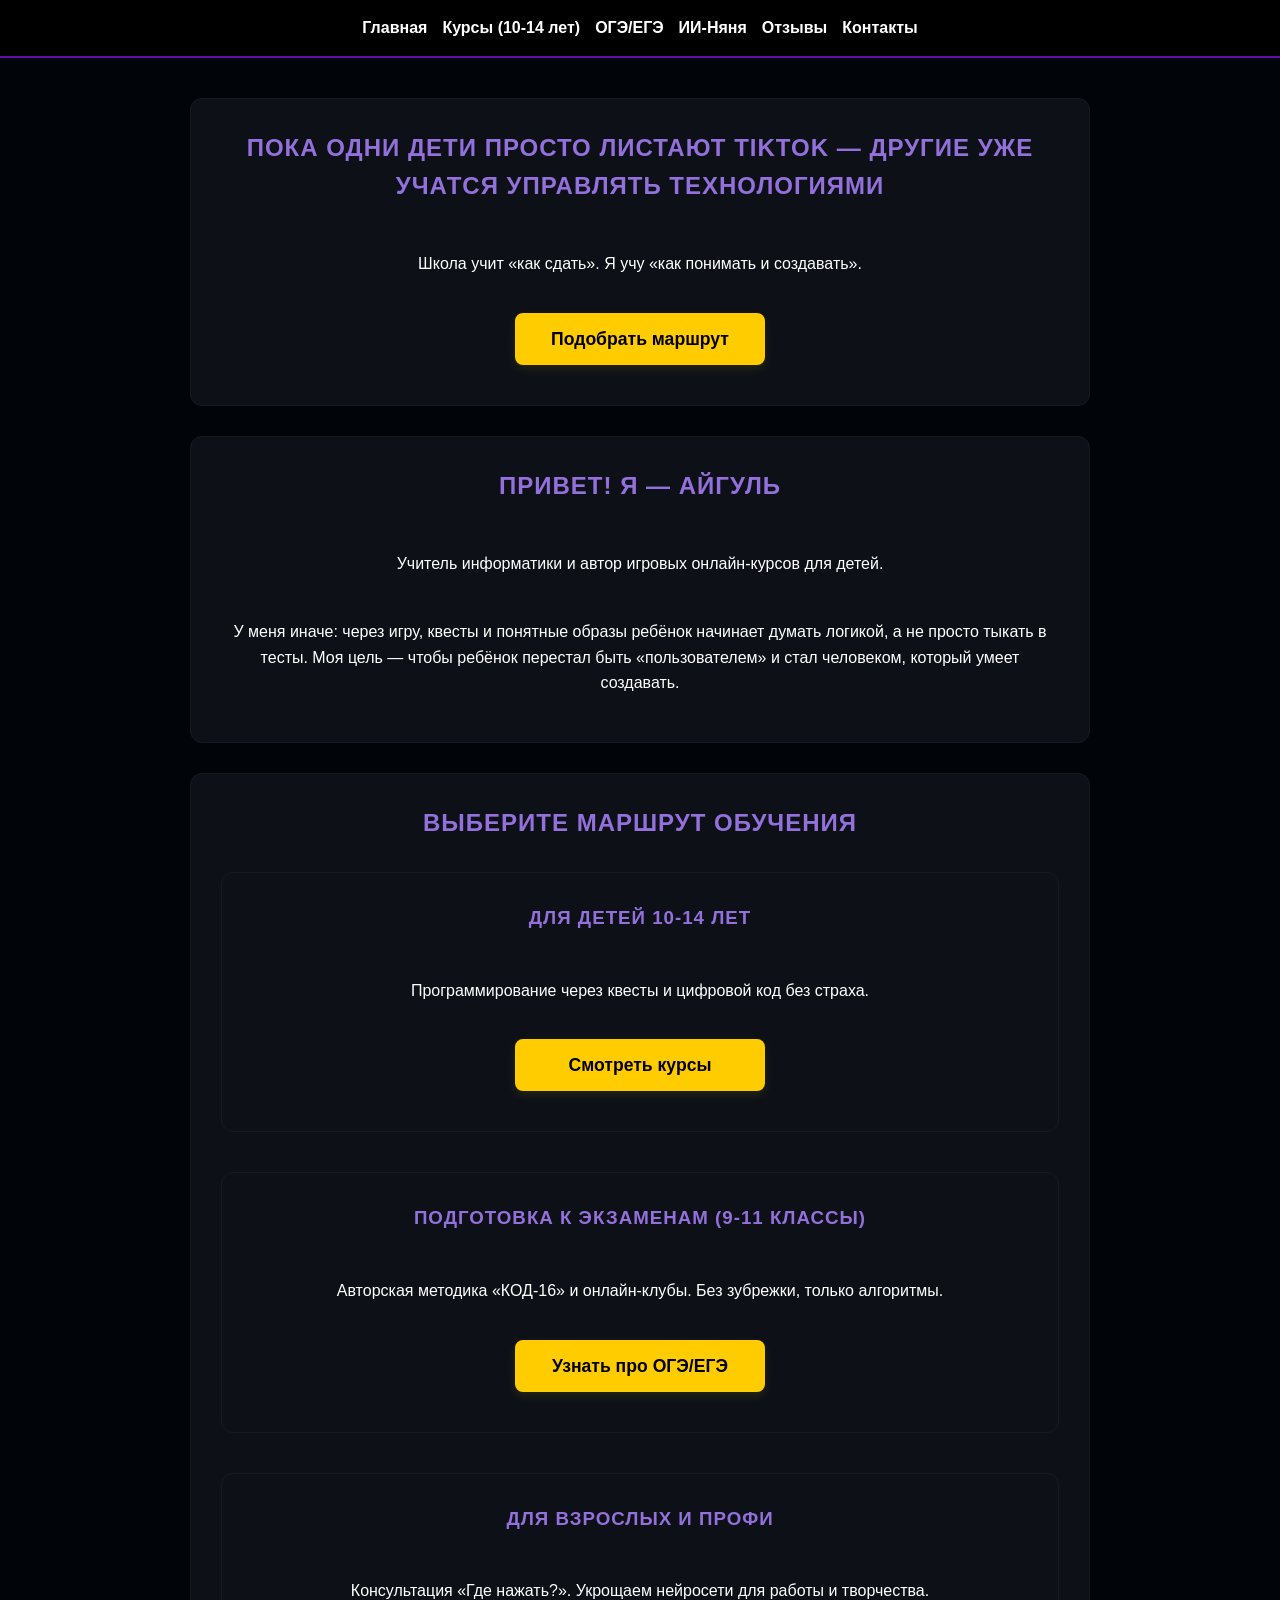
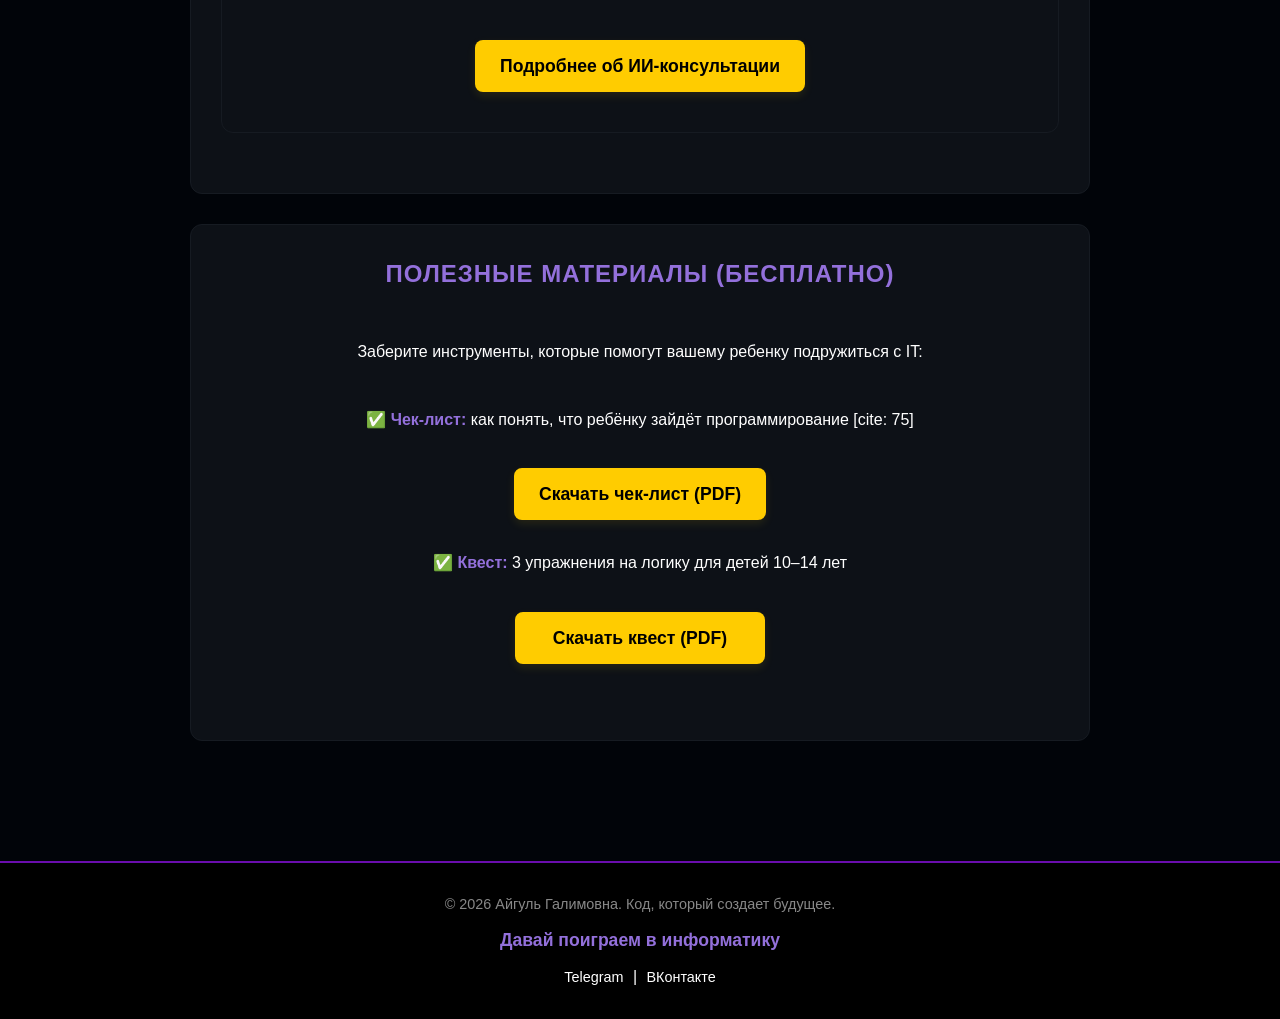
<file: index.html>
<!DOCTYPE html>
<html lang="ru">
<head>
    <meta charset="UTF-8">
    <meta name="viewport" content="width=device-width, initial-scale=1.0">
    <title>Айгуль — Учитель информатики и ИИ-проводник</title>
    <link rel="stylesheet" href="styles.css">
</head>
<body>

    <header>
        <nav>
            <ul>
                <li><a href="index.html">Главная</a></li>
                <li><a href="courses.html">Курсы (10-14 лет)</a></li>
                <li><a href="exams.html">ОГЭ/ЕГЭ</a></li>
                <li><a href="ai-nanya.html">ИИ-Няня</a></li>
                <li><a href="reviews.html">Отзывы</a></li>
                <li><a href="contacts.html">Контакты</a></li>
            </ul>
        </nav>
    </header>

    <main>
        <section id="hero">
            <h1>Пока одни дети просто листают TikTok — другие уже учатся управлять технологиями</h1>
            <p>Школа учит «как сдать». Я учу «как понимать и создавать».</p>
            <a href="courses.html" class="button-link">Подобрать маршрут</a>
        </section>

        <section id="about">
            <h2>Привет! Я — Айгуль</h2>
            <p>Учитель информатики и автор игровых онлайн-курсов для детей.</p>
            <p>У меня иначе: через игру, квесты и понятные образы ребёнок начинает думать логикой, а не просто тыкать в тесты. Моя цель — чтобы ребёнок перестал быть «пользователем» и стал человеком, который умеет создавать.</p>
        </section>

        <section id="directions">
            <h2>Выберите маршрут обучения</h2>
            
            <article>
                <h3>Для детей 10-14 лет</h3>
                <p>Программирование через квесты и цифровой код без страха.</p>
                <a href="courses.html" class="button-link">Смотреть курсы</a>
            </article>

            <article>
                <h3>Подготовка к экзаменам (9-11 классы)</h3>
                <p>Авторская методика «КОД-16» и онлайн-клубы. Без зубрежки, только алгоритмы.</p>
                <a href="exams.html" class="button-link">Узнать про ОГЭ/ЕГЭ</a>
            </article>

            <article>
                <h3>Для взрослых и профи</h3>
                <p>Консультация «Где нажать?». Укрощаем нейросети для работы и творчества.</p>
                <a href="ai-nanya.html" class="button-link">Подробнее об ИИ-консультации</a>
            </article>
        </section>

        <section id="freebies">
    <h2>ПОЛЕЗНЫЕ МАТЕРИАЛЫ (БЕСПЛАТНО)</h2>
    <p>Заберите инструменты, которые помогут вашему ребенку подружиться с IT:</p>
    <ul style="list-style: none; padding-left: 0;">
        <li style="margin-bottom: 20px;">
            ✅ <strong>Чек-лист:</strong> как понять, что ребёнку зайдёт программирование [cite: 75]
            <br><br>
            <a href="chek-list.pdf" download class="button-link">Скачать чек-лист (PDF)</a>
        </li>
        <li style="margin-bottom: 20px;">
            ✅ <strong>Квест:</strong> 3 упражнения на логику для детей 10–14 лет 
            <br><br>
            <a href="kvest.pdf" download class="button-link">Скачать квест (PDF)</a>
        </li>
    </ul>
</section>
    </main>

    <footer>
    <div class="footer-content">
        <div class="footer-info">
            <p>© 2026 Айгуль Галимовна. Код, который создает будущее.</p>
        </div>
        <div class="footer-links">
            <a href="https://vk.ru/game2skill" target="_blank" class="footer-community-link">
                Давай поиграем в информатику
            </a>
        </div>
        <div class="footer-social">
            <a href="https://t.me/m/8XrV4sySNDQ6" target="_blank">Telegram</a> | 
            <a href="https://vk.com/agidellka" target="_blank">ВКонтакте</a>
        </div>
    </div>
</footer>

</body>
</html>
</file>
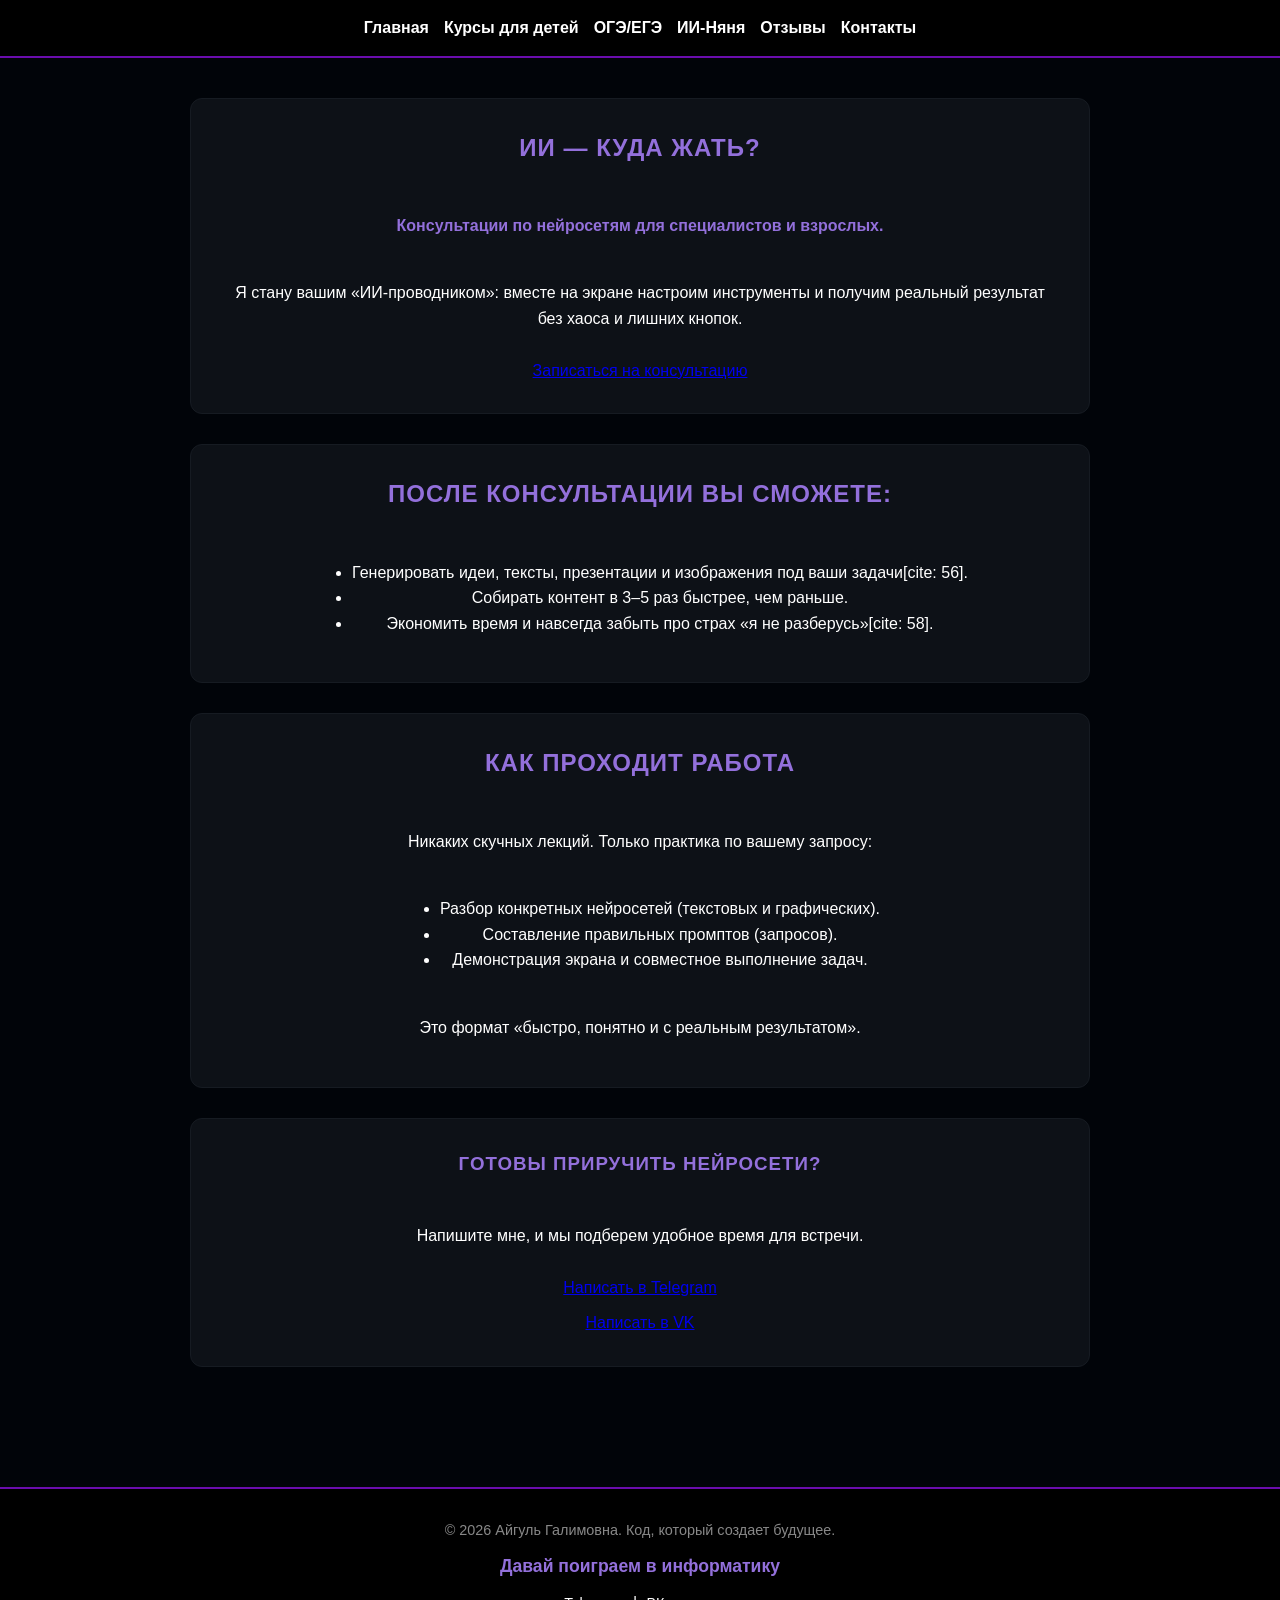
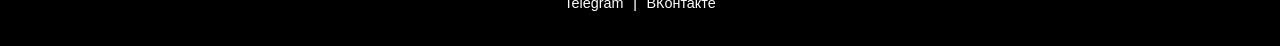
<file: ai-nanya.html>
<!DOCTYPE html>
<html lang="ru">
<head>
    <meta charset="UTF-8">
    <title>ИИ-няня — Консультации по нейросетям с Айгуль</title>
<link rel="stylesheet" href="styles.css">
<meta name="viewport" content="width=device-width, initial-scale=1.0">
</head>
<body>

    <header>
        <nav>
            <ul>
                <li><a href="index.html">Главная</a></li>
                <li><a href="courses.html">Курсы для детей</a></li>
                <li><a href="exams.html">ОГЭ/ЕГЭ</a></li>
                <li><a href="ai-nanya.html">ИИ-Няня</a></li>
                <li><a href="reviews.html">Отзывы</a></li>
                <li><a href="contacts.html">Контакты</a></li>
            </ul>
        </nav>
    </header>

    <main>
        <section id="ai-hero">
            <h1>ИИ — куда жать?</h1>
            <p><strong>Консультации по нейросетям для специалистов и взрослых.</strong></p>
            <p>Я стану вашим «ИИ-проводником»: вместе на экране настроим инструменты и получим реальный результат без хаоса и лишних кнопок.</p>
            <a href="https://t.me/m/8XrV4sySNDQ6">Записаться на консультацию</a>
        </section>

        <section id="ai-results">
            <h2>После консультации вы сможете:</h2>
            <ul>
                <li>Генерировать идеи, тексты, презентации и изображения под ваши задачи[cite: 56].</li>
                <li>Собирать контент в 3–5 раз быстрее, чем раньше.</li>
                <li>Экономить время и навсегда забыть про страх «я не разберусь»[cite: 58].</li>
            </ul>
        </section>

        <section id="ai-format">
            <h2>Как проходит работа</h2>
            <p>Никаких скучных лекций. Только практика по вашему запросу:</p>
            <ul>
                <li>Разбор конкретных нейросетей (текстовых и графических).</li>
                <li>Составление правильных промптов (запросов).</li>
                <li>Демонстрация экрана и совместное выполнение задач.</li>
            </ul>
            <p>Это формат «быстро, понятно и с реальным результатом».</p>
        </section>

        <section id="ai-cta">
            <h3>Готовы приручить нейросети?</h3>
            <p>Напишите мне, и мы подберем удобное время для встречи.</p>
            <a href="https://t.me/m/8XrV4sySNDQ6">Написать в Telegram</a>
            <a href="https://vk.com/agidellka">Написать в VK</a>
        </section>
    </main>

    <footer>
    <div class="footer-content">
        <div class="footer-info">
            <p>© 2026 Айгуль Галимовна. Код, который создает будущее.</p>
        </div>
        <div class="footer-links">
            <a href="https://vk.ru/game2skill" target="_blank" class="footer-community-link">
                Давай поиграем в информатику
            </a>
        </div>
        <div class="footer-social">
            <a href="https://t.me/m/8XrV4sySNDQ6" target="_blank">Telegram</a> | 
            <a href="https://vk.com/agidellka" target="_blank">ВКонтакте</a>
        </div>
    </div>
</footer>

</body>
</html>
</file>
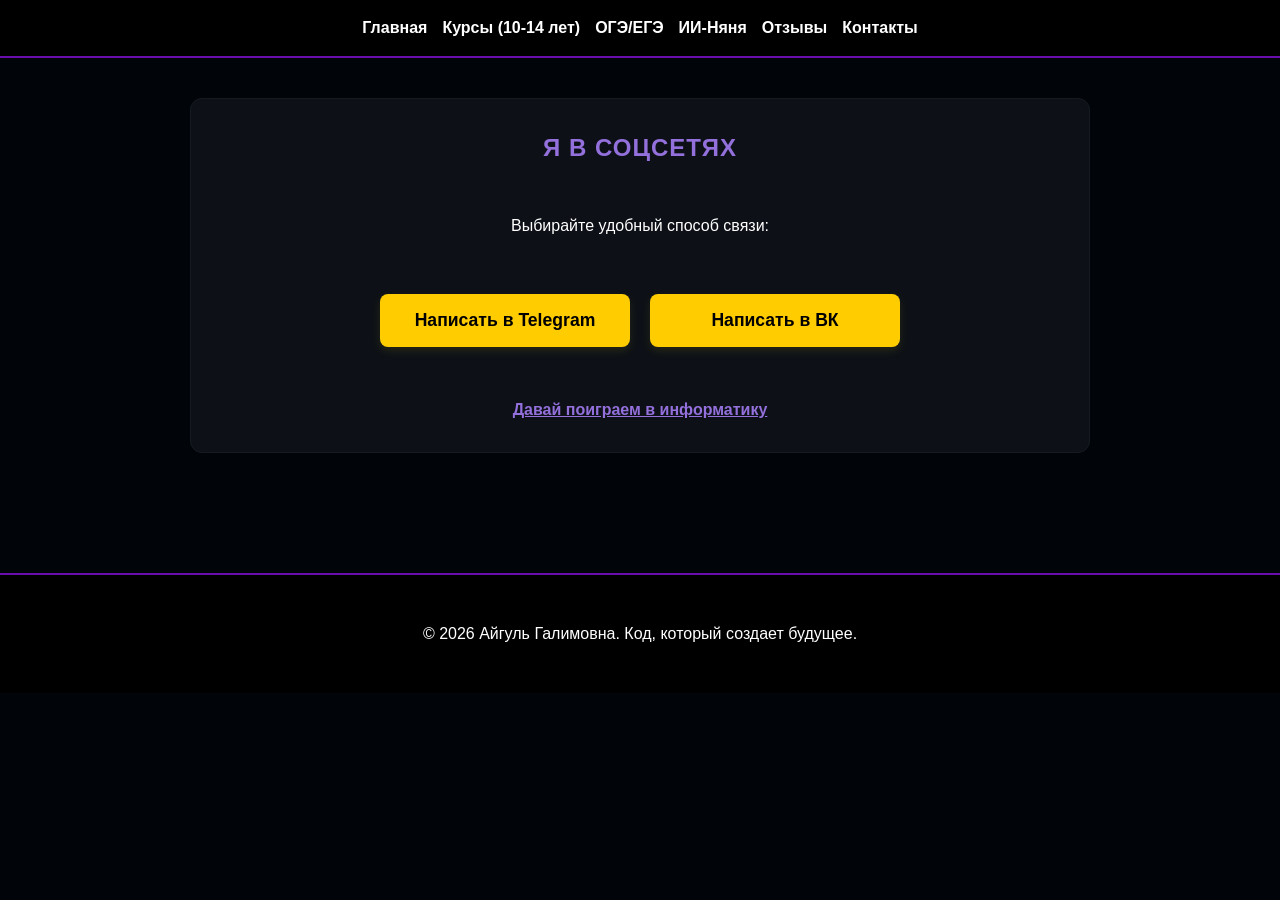
<file: contacts.html>
<!DOCTYPE html>
<html lang="ru">
<head>
    <meta charset="UTF-8">
    <meta name="viewport" content="width=device-width, initial-scale=1.0">
    <title>Контакты — Айгуль Галимовна</title>
    <link rel="stylesheet" href="styles.css">
</head>
<body>

    <header>
        <nav>
            <ul>
                <li><a href="index.html">Главная</a></li>
                <li><a href="courses.html">Курсы (10-14 лет)</a></li>
                <li><a href="exams.html">ОГЭ/ЕГЭ</a></li>
                <li><a href="ai-nanya.html">ИИ-Няня</a></li>
                <li><a href="reviews.html">Отзывы</a></li>
                <li><a href="contacts.html">Контакты</a></li>
            </ul>
        </nav>
    </header>

    <main>
        

        <section id="social-contacts" style="text-align: center;">
            <h2>Я в соцсетях</h2>
            <p>Выбирайте удобный способ связи:</p>
            
            <div style="display: flex; justify-content: center; gap: 20px; flex-wrap: wrap; margin-top: 20px;">
                <a href="https://t.me/m/8XrV4sySNDQ6" class="button-link" target="_blank">Написать в Telegram</a>
                <a href="https://vk.com/agidellka" class="button-link" target="_blank">Написать в ВК</a>
            </div>

            <div style="margin-top: 30px;">
                <a href="https://vk.ru/game2skill" target="_blank" style="color: #9370DB; font-weight: bold; text-decoration: underline;">
                    Давай поиграем в информатику
                </a>
            </div>
        </section>
    </main>

    <footer>
        <p>© 2026 Айгуль Галимовна. Код, который создает будущее.</p>
    </footer>

</body>
</html>
</file>
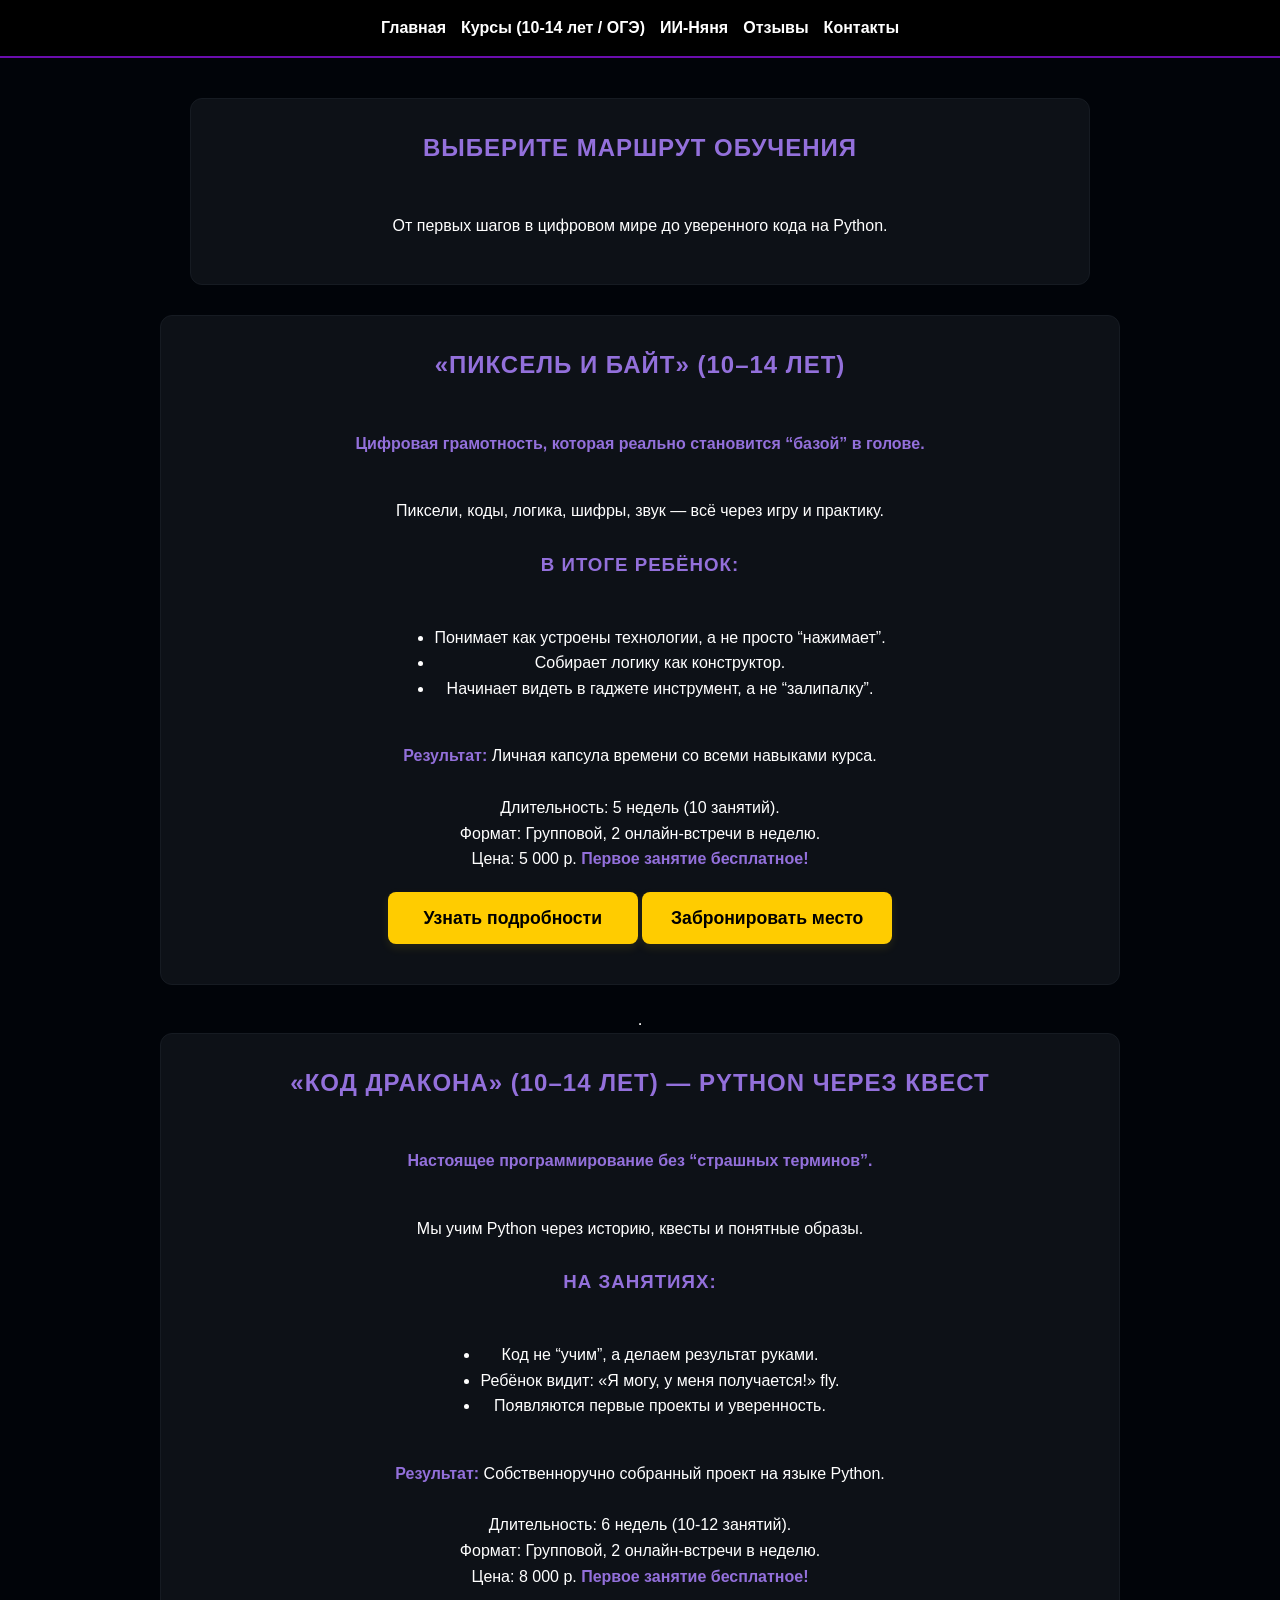
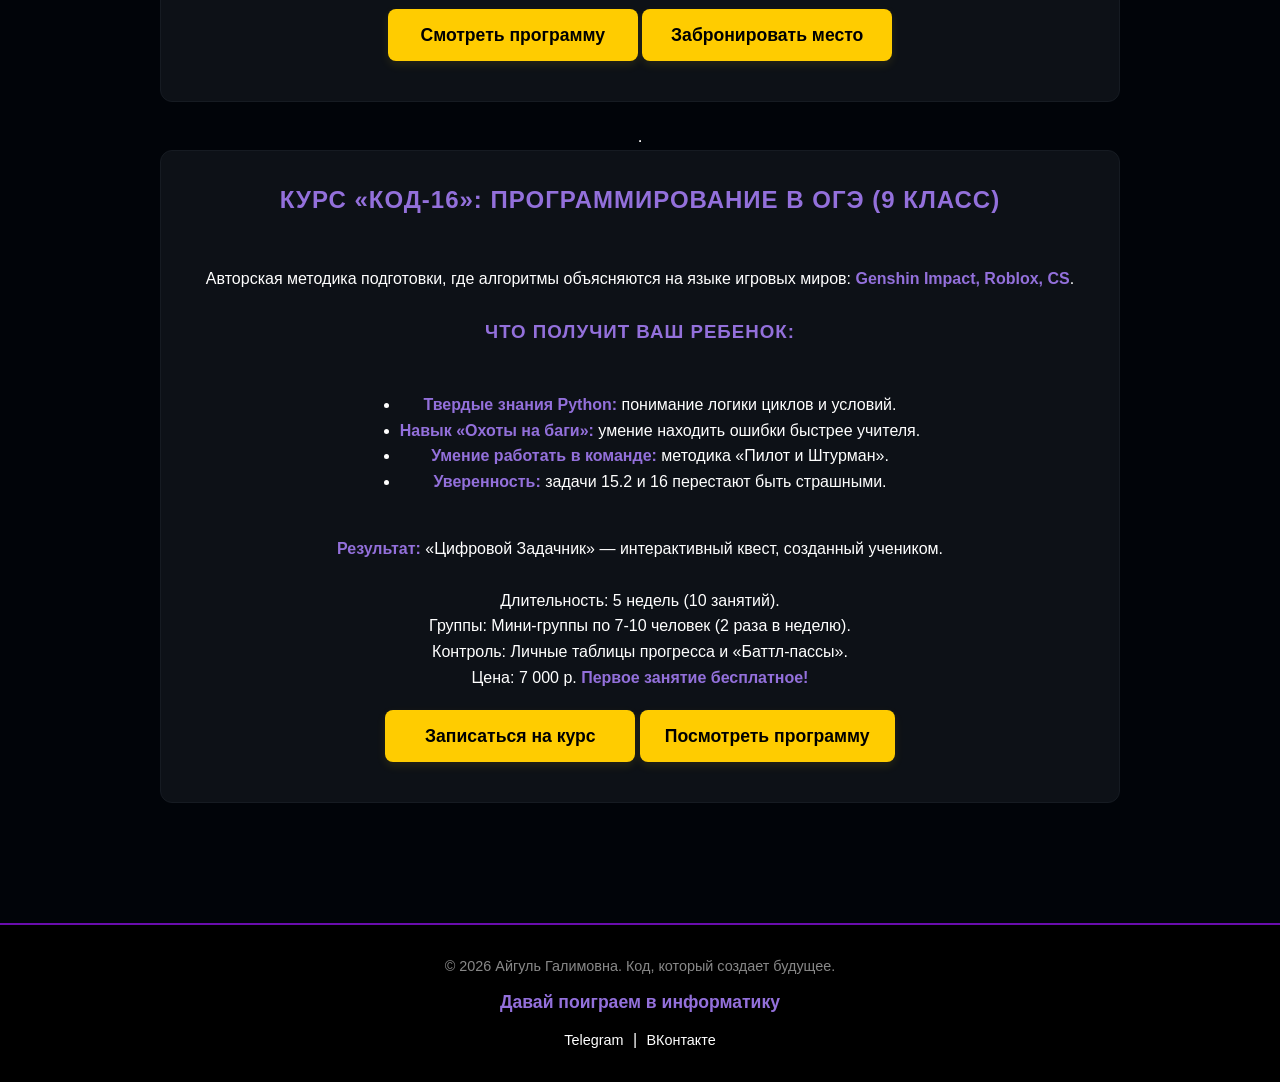
<file: courses.html>
<!DOCTYPE html>
<html lang="ru">
<head>
    <meta charset="UTF-8">
    <title>Наши курсы — От игры к созданию технологий</title>
    <link rel="stylesheet" href="styles.css">
<meta name="viewport" content="width=device-width, initial-scale=1.0">
</head>
<body>

    <header>
        <nav>
            <ul>
                <li><a href="index.html">Главная</a></li>
                <li><a href="courses.html">Курсы (10-14 лет / ОГЭ)</a></li>
                <li><a href="ai-nanya.html">ИИ-Няня</a></li>
                <li><a href="reviews.html">Отзывы</a></li>
                <li><a href="contacts.html">Контакты</a></li>
            </ul>
        </nav>
    </header>

    <main>
        <section id="page-title">
            <h1>Выберите маршрут обучения</h1>
            <p>От первых шагов в цифровом мире до уверенного кода на Python.</p>
        </section>

        <article id="pixel-byte">
            <h2>«Пиксель и Байт» (10–14 лет)</h2>
            <p><strong>Цифровая грамотность, которая реально становится “базой” в голове.</strong></p>
            <p>Пиксели, коды, логика, шифры, звук — всё через игру и практику.</p>
            
            <h3>В итоге ребёнок:</h3>
            <ul>
                <li>Понимает как устроены технологии, а не просто “нажимает”.</li>
                <li>Собирает логику как конструктор.</li>
                <li>Начинает видеть в гаджете инструмент, а не “залипалку”.</li>
            </ul>

            <p><strong>Результат:</strong> Личная капсула времени со всеми навыками курса.</p>
            
            <div class="course-info">
                <span>Длительность: 5 недель (10 занятий).</span><br>
                <span>Формат: Групповой, 2 онлайн-встречи в неделю.</span><br>
                <span>Цена: 5 000 р. <strong>Первое занятие бесплатное!</strong></span>
            </div>

            <div class="actions">
                <a href="program-pixel.html" class="button-link">Узнать подробности</a>
                <a href="https://t.me/m/8XrV4sySNDQ6" class="button-link">Забронировать место</a>
            </div>
        </article>

        <hr>

        <article id="dragon-code">
            <h2>«Код Дракона» (10–14 лет) — Python через квест</h2>
            <p><strong>Настоящее программирование без “страшных терминов”.</strong></p>
            <p>Мы учим Python через историю, квесты и понятные образы.</p>
            
            <h3>На занятиях:</h3>
            <ul>
                <li>Код не “учим”, а делаем результат руками.</li>
                <li>Ребёнок видит: «Я могу, у меня получается!» fly.</li>
                <li>Появляются первые проекты и уверенность.</li>
            </ul>

            <p><strong>Результат:</strong> Собственноручно собранный проект на языке Python.</p>
            
            <div class="course-info">
                <span>Длительность: 6 недель (10-12 занятий).</span><br>
                <span>Формат: Групповой, 2 онлайн-встречи в неделю.</span><br>
                <span>Цена: 8 000 р. <strong>Первое занятие бесплатное!</strong></span>
            </div>

            <div class="actions">
                <a href="program-dragon.html" class="button-link">Смотреть программу</a>
                <a href="https://t.me/m/8XrV4sySNDQ6" class="button-link">Забронировать место</a>
            </div>
        </article>

        <hr>

        <article id="kod-16">
            <h2>Курс «КОД-16»: Программирование в ОГЭ (9 класс)</h2>
            <p>Авторская методика подготовки, где алгоритмы объясняются на языке игровых миров: <strong>Genshin Impact, Roblox, CS</strong>.</p>
            
            <h3>Что получит ваш ребенок:</h3>
            <ul>
                <li><strong>Твердые знания Python:</strong> понимание логики циклов и условий.</li>
                <li><strong>Навык «Охоты на баги»:</strong> умение находить ошибки быстрее учителя.</li>
                <li><strong>Умение работать в команде:</strong> методика «Пилот и Штурман».</li>
                <li><strong>Уверенность:</strong> задачи 15.2 и 16 перестают быть страшными.</li>
            </ul>

            <p><strong>Результат:</strong> «Цифровой Задачник» — интерактивный квест, созданный учеником.</p>
            
            <div class="course-info">
                <span>Длительность: 5 недель (10 занятий).</span><br>
                <span>Группы: Мини-группы по 7-10 человек (2 раза в неделю).</span><br>
                <span>Контроль: Личные таблицы прогресса и «Баттл-пассы».</span><br>
                <span>Цена: 7 000 р. <strong>Первое занятие бесплатное!</strong></span>
            </div>

            <div class="actions">
                <a href="https://t.me/m/8XrV4sySNDQ6" class="button-link">Записаться на курс</a>
                <a href="program-kod16.html" class="button-link">Посмотреть программу</a>
            </div>
        </article>

    </main>

    <footer>
    <div class="footer-content">
        <div class="footer-info">
            <p>© 2026 Айгуль Галимовна. Код, который создает будущее.</p>
        </div>
        <div class="footer-links">
            <a href="https://vk.ru/game2skill" target="_blank" class="footer-community-link">
                Давай поиграем в информатику
            </a>
        </div>
        <div class="footer-social">
            <a href="https://t.me/m/8XrV4sySNDQ6" target="_blank">Telegram</a> | 
            <a href="https://vk.com/agidellka" target="_blank">ВКонтакте</a>
        </div>
    </div>
</footer>

</body>
</html>
</file>
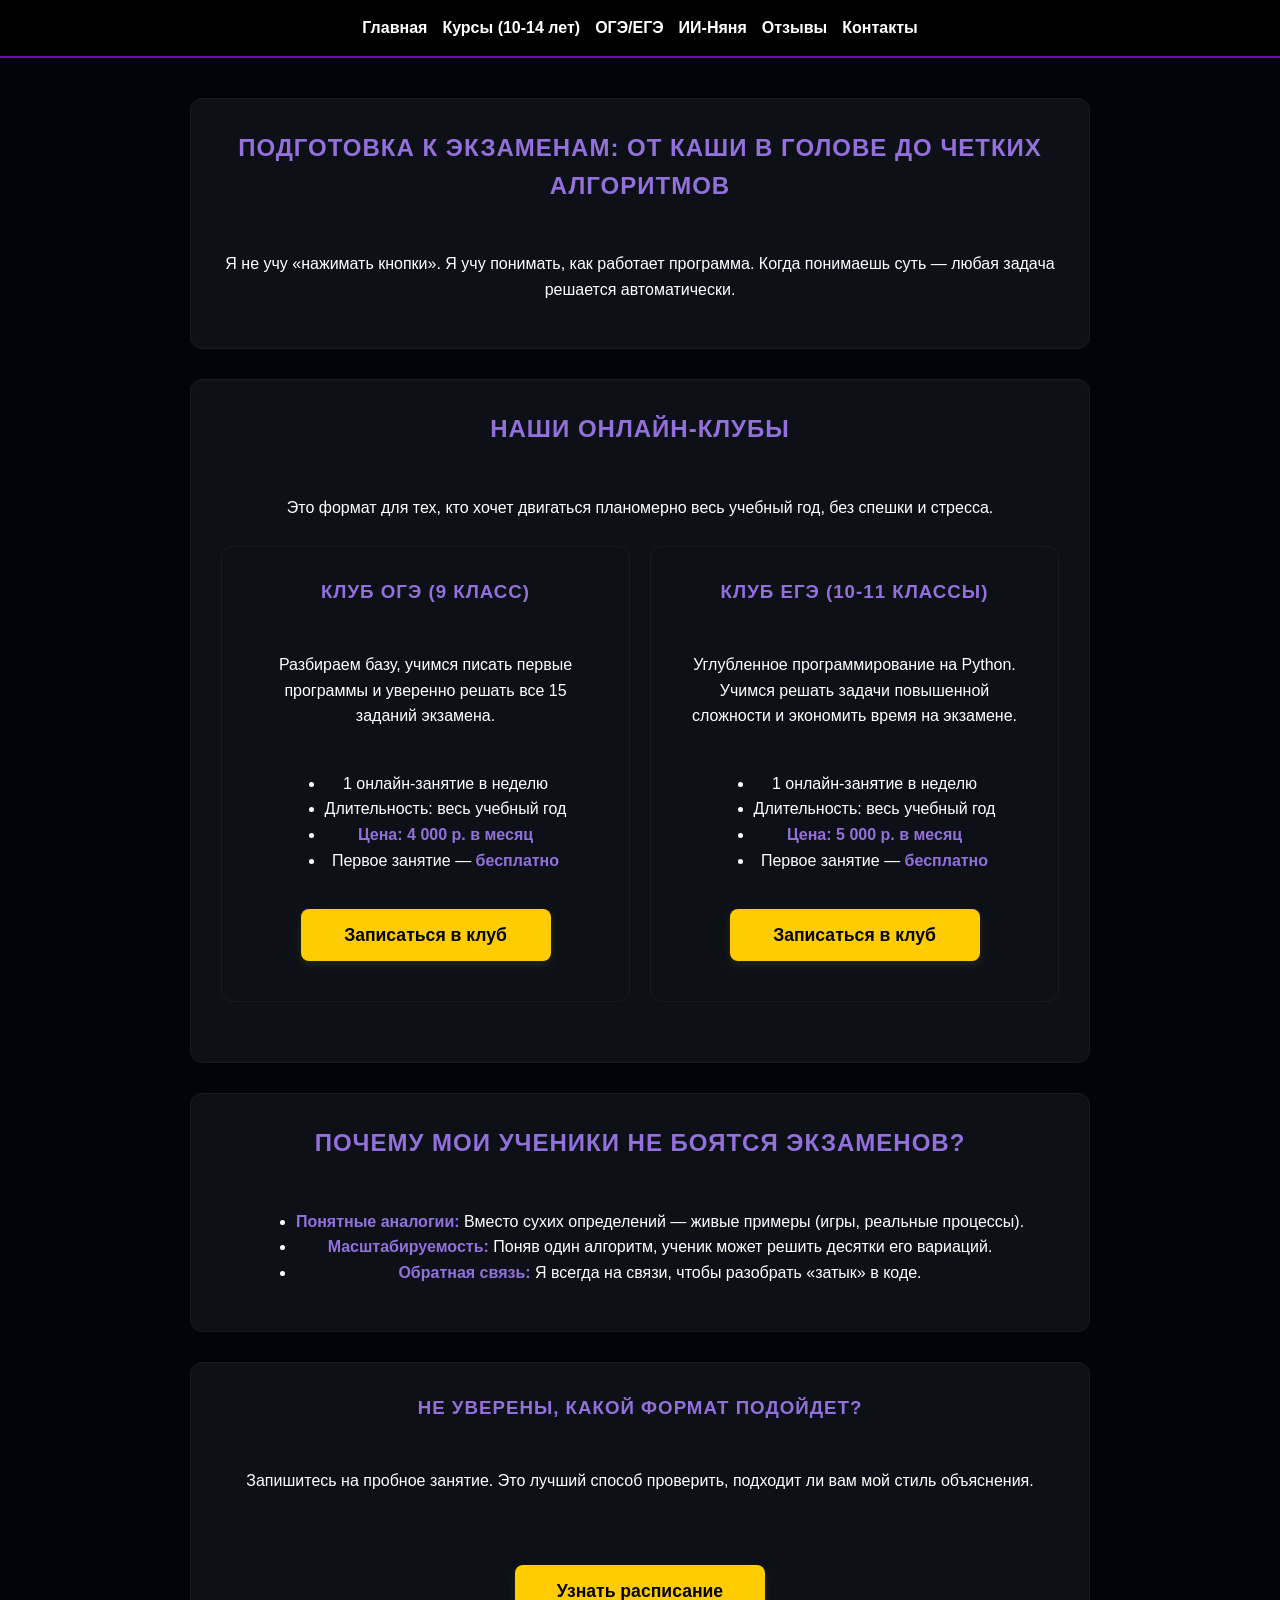
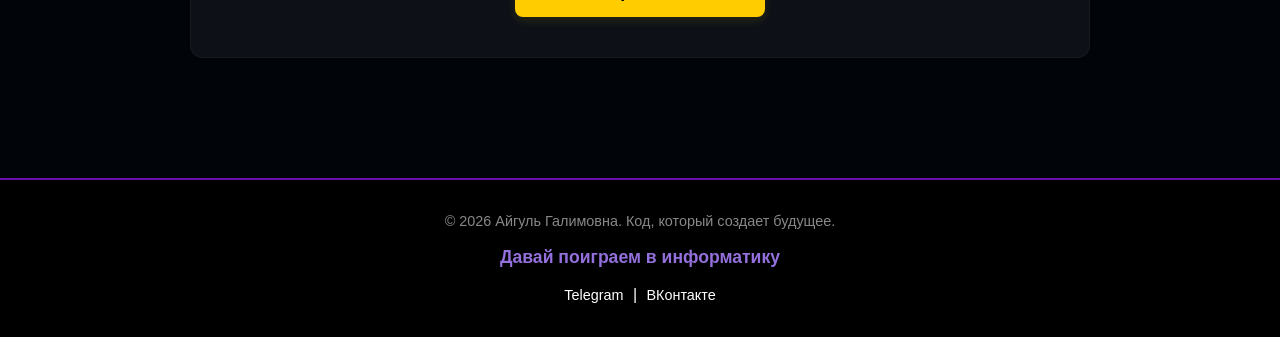
<file: exams.html>
<!DOCTYPE html>
<html lang="ru">
<head>
    <meta charset="UTF-8">
    <meta name="viewport" content="width=device-width, initial-scale=1.0">
    <title>ОГЭ и ЕГЭ по информатике — Подготовка без зубрежки</title>
    <link rel="stylesheet" href="styles.css">
</head>
<body>

    <header>
        <nav>
            <ul>
                <li><a href="index.html">Главная</a></li>
                <li><a href="courses.html">Курсы (10-14 лет)</a></li>
                <li><a href="exams.html">ОГЭ/ЕГЭ</a></li>
                <li><a href="ai-nanya.html">ИИ-Няня</a></li>
                <li><a href="reviews.html">Отзывы</a></li>
                <li><a href="contacts.html">Контакты</a></li>
            </ul>
        </nav>
    </header>

    <main>
        <section id="exam-intro">
            <h1>Подготовка к экзаменам: от каши в голове до четких алгоритмов</h1>
            <p>Я не учу «нажимать кнопки». Я учу понимать, как работает программа. Когда понимаешь суть — любая задача решается автоматически.</p>
        </section>

        <section id="exam-clubs">
            <h2>Наши онлайн-клубы</h2>
            <p>Это формат для тех, кто хочет двигаться планомерно весь учебный год, без спешки и стресса.</p>
            
            <div class="levels-grid">
                <article>
                    <h3>Клуб ОГЭ (9 класс)</h3>
                    <p>Разбираем базу, учимся писать первые программы и уверенно решать все 15 заданий экзамена.</p>
                    <ul>
                        <li>1 онлайн-занятие в неделю</li>
                        <li>Длительность: весь учебный год</li>
                        <li><strong>Цена: 4 000 р. в месяц</strong></li>
                        <li>Первое занятие — <strong>бесплатно</strong></li>
                    </ul>
                    <a href="https://t.me/m/8XrV4sySNDQ6" class="button-link">Записаться в клуб</a>
                </article>

                <article>
                    <h3>Клуб ЕГЭ (10-11 классы)</h3>
                    <p>Углубленное программирование на Python. Учимся решать задачи повышенной сложности и экономить время на экзамене.</p>
                    <ul>
                        <li>1 онлайн-занятие в неделю</li>
                        <li>Длительность: весь учебный год</li>
                        <li><strong>Цена: 5 000 р. в месяц</strong></li>
                        <li>Первое занятие — <strong>бесплатно</strong></li>
                    </ul>
                    <a href="https://t.me/m/8XrV4sySNDQ6" class="button-link">Записаться в клуб</a>
                </article>
            </div>
        </section>

        <section id="methodology">
            <h2>Почему мои ученики не боятся экзаменов?</h2>
            <ul>
                <li><strong>Понятные аналогии:</strong> Вместо сухих определений — живые примеры (игры, реальные процессы).</li>
                <li><strong>Масштабируемость:</strong> Поняв один алгоритм, ученик может решить десятки его вариаций.</li>
                <li><strong>Обратная связь:</strong> Я всегда на связи, чтобы разобрать «затык» в коде.</li>
            </ul>
        </section>

        <section id="exam-cta" style="text-align: center;">
            <h3>Не уверены, какой формат подойдет?</h3>
            <p>Запишитесь на пробное занятие. Это лучший способ проверить, подходит ли вам мой стиль объяснения.</p>
            <br>
            <a href="https://t.me/m/8XrV4sySNDQ6" class="button-link">Узнать расписание</a>
        </section>
    </main>

    <footer>
    <div class="footer-content">
        <div class="footer-info">
            <p>© 2026 Айгуль Галимовна. Код, который создает будущее.</p>
        </div>
        <div class="footer-links">
            <a href="https://vk.ru/game2skill" target="_blank" class="footer-community-link">
                Давай поиграем в информатику
            </a>
        </div>
        <div class="footer-social">
            <a href="https://t.me/m/8XrV4sySNDQ6" target="_blank">Telegram</a> | 
            <a href="https://vk.com/agidellka" target="_blank">ВКонтакте</a>
        </div>
    </div>
</footer>
</body>
</html>
</file>
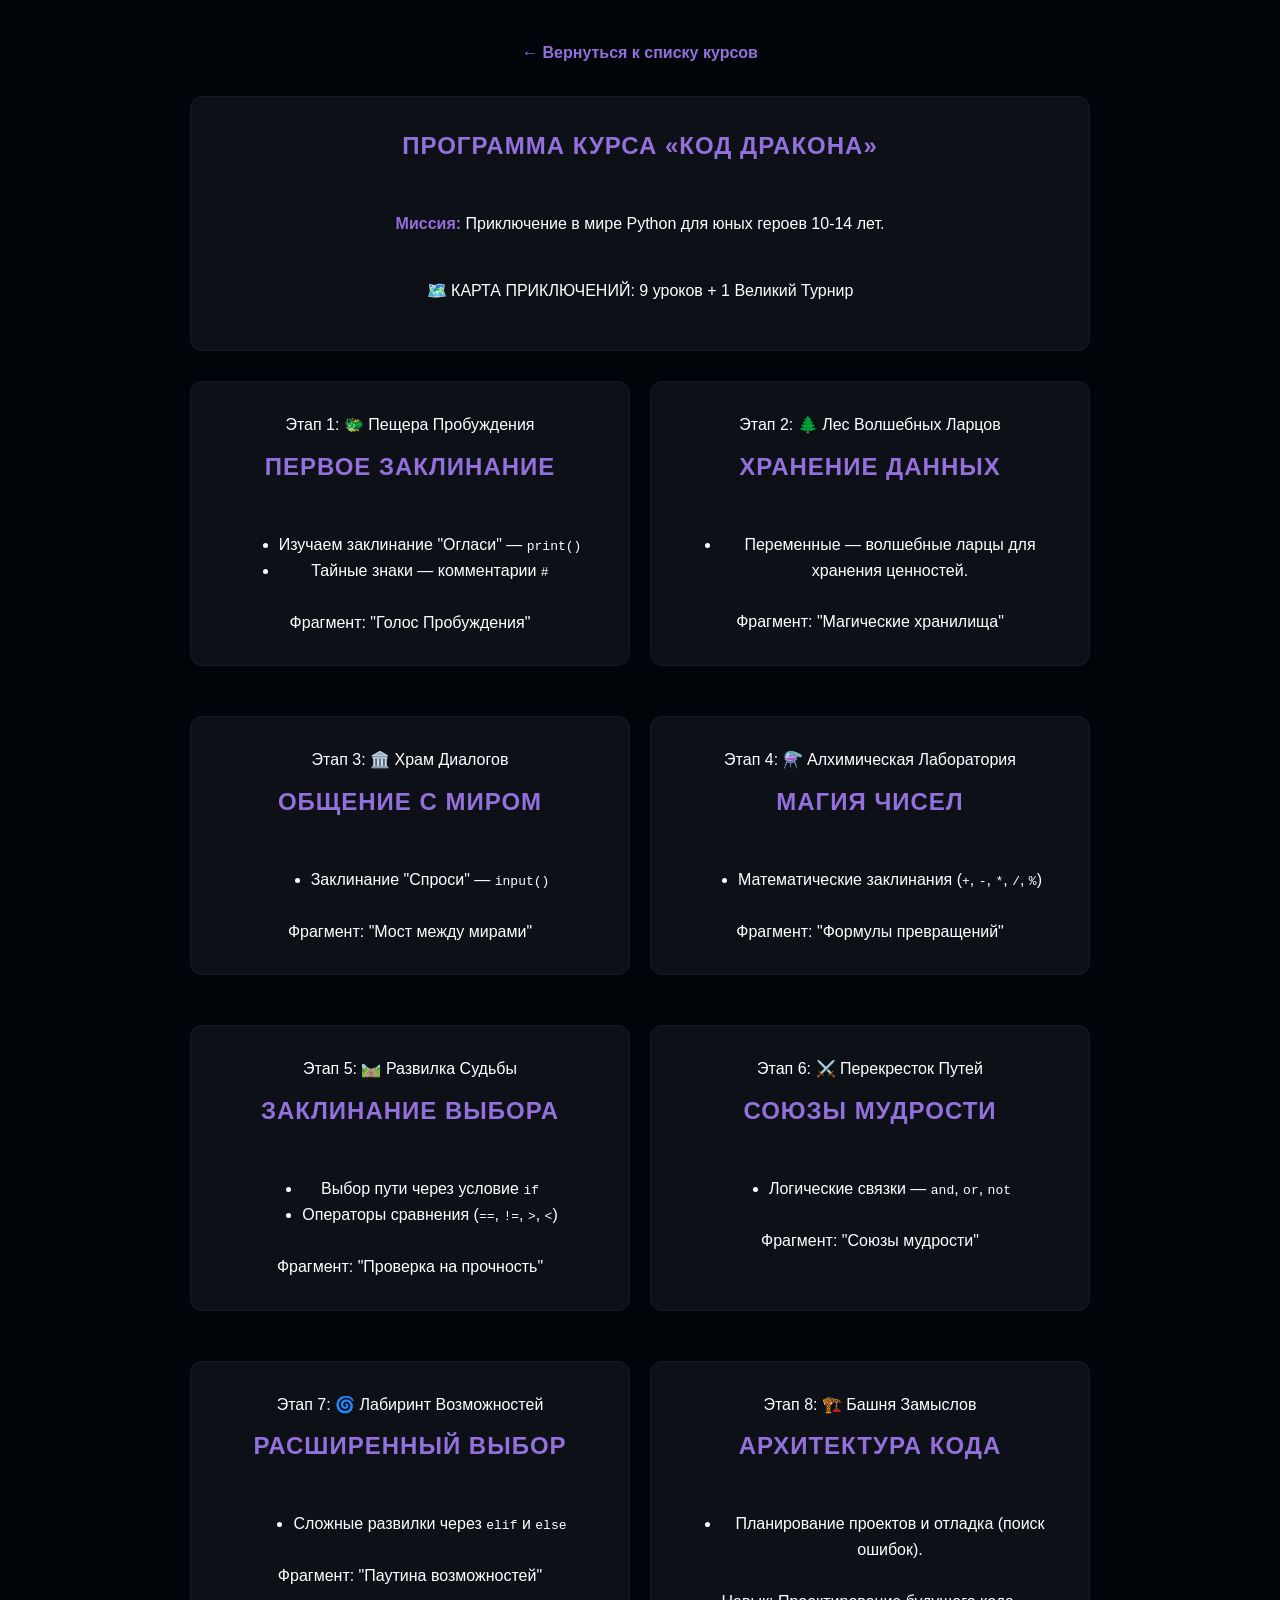
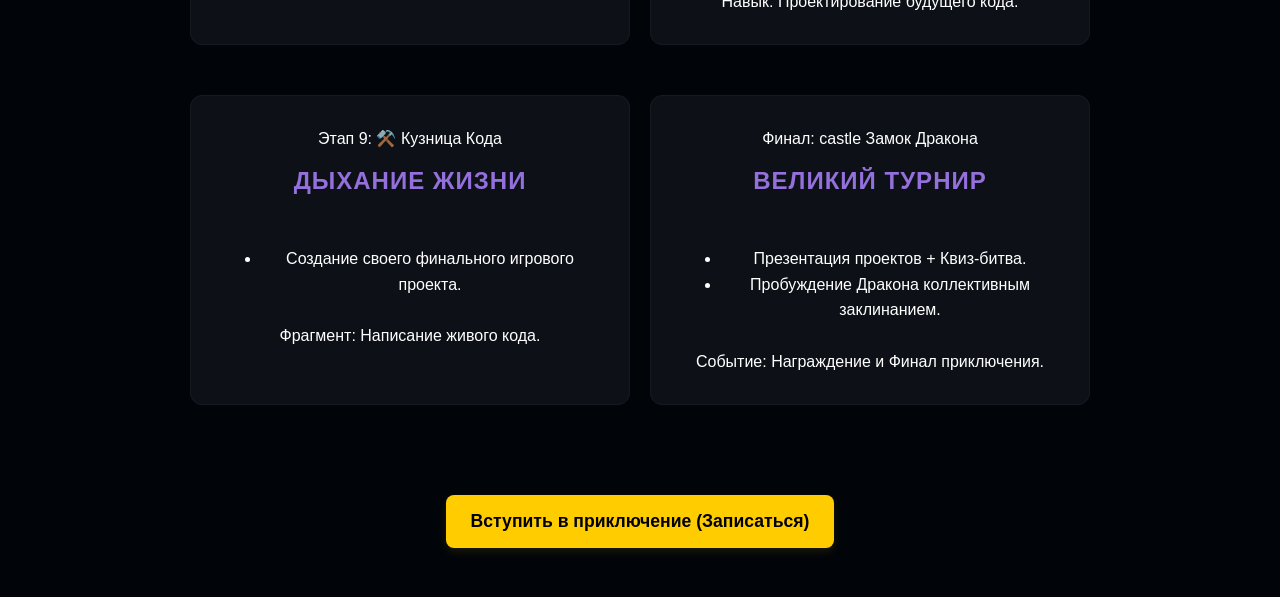
<file: program-dragon.html>
<!DOCTYPE html>
<html lang="ru">
<head>
    <meta charset="UTF-8">
    <title>Программа курса: Код Дракона</title>
    <link rel="stylesheet" href="styles.css">
<meta name="viewport" content="width=device-width, initial-scale=1.0">
</head>
<body>

    <main>
        <div style="margin-bottom: 30px;">
            <a href="courses.html" style="text-decoration: none; color: #9370DB; font-weight: bold;">← Вернуться к списку курсов</a>
        </div>

        <section id="program-header">
            <h1>Программа курса «Код Дракона»</h1>
            <p><strong>Миссия:</strong> Приключение в мире Python для юных героев 10-14 лет.</p>
            <p>🗺️ КАРТА ПРИКЛЮЧЕНИЙ: 9 уроков + 1 Великий Турнир</p>
        </section>

        <div class="levels-grid">
            
            <article class="level-card">
                <div class="level-num">Этап 1: 🐲 Пещера Пробуждения</div>
                <h2>Первое заклинание</h2>
                <ul>
                    <li>Изучаем заклинание "Огласи" — <code>print()</code></li>
                    <li>Тайные знаки — комментарии <code>#</code></li>
                </ul>
                <span class="focus">Фрагмент: "Голос Пробуждения"</span>
            </article>

            <article class="level-card">
                <div class="level-num">Этап 2: 🌲 Лес Волшебных Ларцов</div>
                <h2>Хранение данных</h2>
                <ul>
                    <li>Переменные — волшебные ларцы для хранения ценностей.</li>
                </ul>
                <span class="focus">Фрагмент: "Магические хранилища"</span>
            </article>

            <article class="level-card">
                <div class="level-num">Этап 3: 🏛️ Храм Диалогов</div>
                <h2>Общение с миром</h2>
                <ul>
                    <li>Заклинание "Спроси" — <code>input()</code></li>
                </ul>
                <span class="focus">Фрагмент: "Мост между мирами"</span>
            </article>

            <article class="level-card">
                <div class="level-num">Этап 4: ⚗️ Алхимическая Лаборатория</div>
                <h2>Магия чисел</h2>
                <ul>
                    <li>Математические заклинания (<code>+</code>, <code>-</code>, <code>*</code>, <code>/</code>, <code>%</code>)</li>
                </ul>
                <span class="focus">Фрагмент: "Формулы превращений"</span>
            </article>

            <article class="level-card">
                <div class="level-num">Этап 5: 🛤️ Развилка Судьбы</div>
                <h2>Заклинание выбора</h2>
                <ul>
                    <li>Выбор пути через условие <code>if</code></li>
                    <li>Операторы сравнения (<code>==</code>, <code>!=</code>, <code>></code>, <code><</code>)</li>
                </ul>
                <span class="focus">Фрагмент: "Проверка на прочность"</span>
            </article>

            <article class="level-card">
                <div class="level-num">Этап 6: ⚔️ Перекресток Путей</div>
                <h2>Союзы мудрости</h2>
                <ul>
                    <li>Логические связки — <code>and</code>, <code>or</code>, <code>not</code></li>
                </ul>
                <span class="focus">Фрагмент: "Союзы мудрости"</span>
            </article>

            <article class="level-card">
                <div class="level-num">Этап 7: 🌀 Лабиринт Возможностей</div>
                <h2>Расширенный выбор</h2>
                <ul>
                    <li>Сложные развилки через <code>elif</code> и <code>else</code></li>
                </ul>
                <span class="focus">Фрагмент: "Паутина возможностей"</span>
            </article>

            <article class="level-card">
                <div class="level-num">Этап 8: 🏗️ Башня Замыслов</div>
                <h2>Архитектура кода</h2>
                <ul>
                    <li>Планирование проектов и отладка (поиск ошибок).</li>
                </ul>
                <span class="focus">Навык: Проектирование будущего кода.</span>
            </article>

            <article class="level-card">
                <div class="level-num">Этап 9: ⚒️ Кузница Кода</div>
                <h2>Дыхание жизни</h2>
                <ul>
                    <li>Создание своего финального игрового проекта.</li>
                </ul>
                <span class="focus">Фрагмент: Написание живого кода.</span>
            </article>

            <article class="level-card final">
                <div class="level-num">Финал:  castle Замок Дракона</div>
                <h2>Великий Турнир</h2>
                <ul>
                    <li>Презентация проектов + Квиз-битва.</li>
                    <li>Пробуждение Дракона коллективным заклинанием.</li>
                </ul>
                <span class="focus">Событие: Награждение и Финал приключения.</span>
            </article>

        </div>

        <div style="text-align: center; margin-top: 50px;">
            <a href="https://t.me/m/8XrV4sySNDQ6" class="button-link">Вступить в приключение (Записаться)</a>
        </div>
    </main>

</body>
</html>
</file>
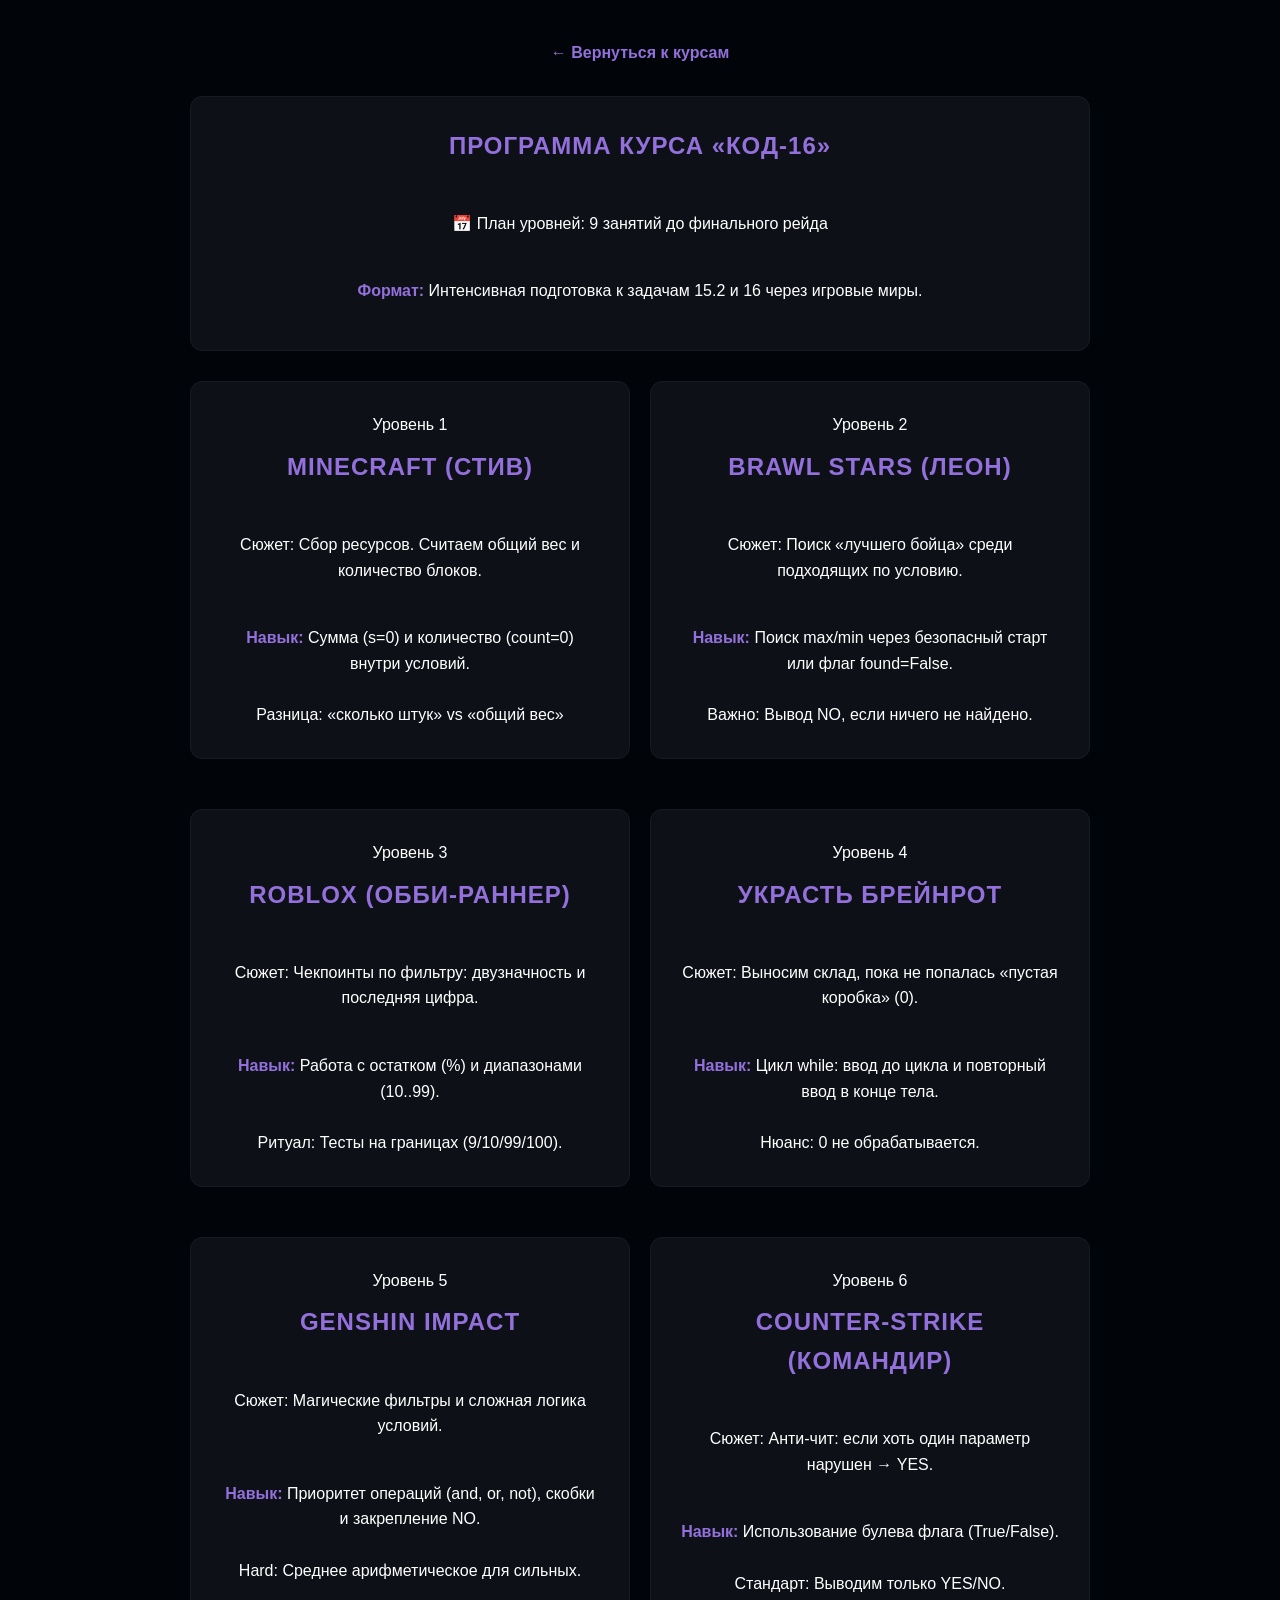
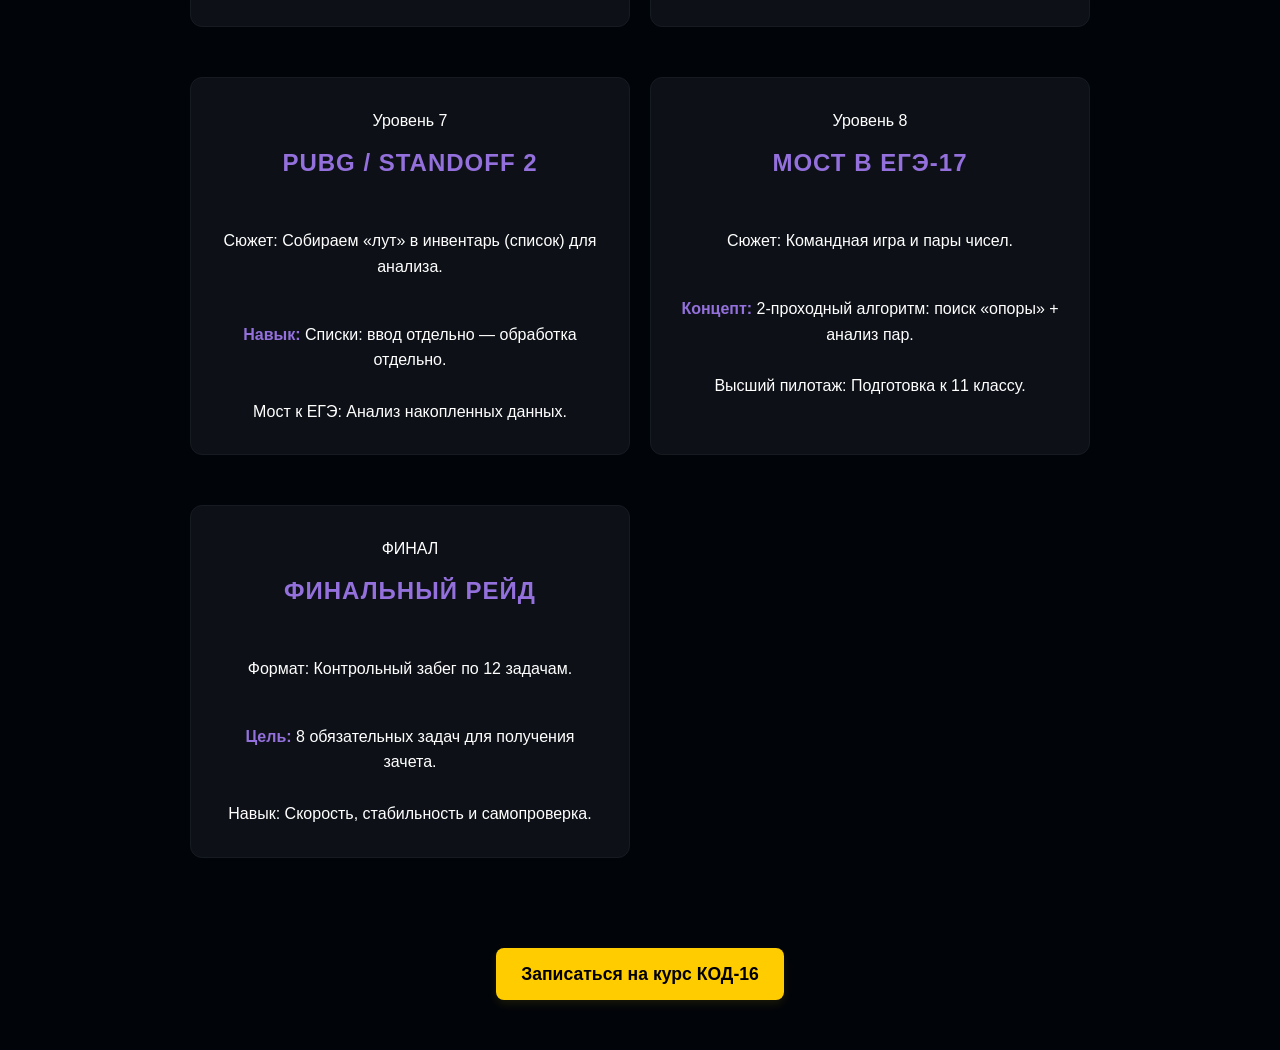
<file: program-kod16.html>
<!DOCTYPE html>
<html lang="ru">
<head>
    <meta charset="UTF-8">
    <title>Программа курса КОД-16 — Подготовка к ОГЭ</title>
    <link rel="stylesheet" href="styles.css">
<meta name="viewport" content="width=device-width, initial-scale=1.0">
</head>
<body>

    <main>
        <div style="margin-bottom: 30px;">
            <a href="courses.html" style="text-decoration: none; color: #9370DB; font-weight: bold;">← Вернуться к курсам</a>
        </div>

        <section id="program-header">
            <h1>Программа курса «КОД-16»</h1>
            <p>📅 План уровней: 9 занятий до финального рейда</p>
            <p><strong>Формат:</strong> Интенсивная подготовка к задачам 15.2 и 16 через игровые миры.</p>
        </section>

        <div class="levels-grid">
            
            <article class="level-card">
                <div class="level-num">Уровень 1</div>
                <h2>Minecraft (Стив)</h2>
                <p class="story">Сюжет: Сбор ресурсов. Считаем общий вес и количество блоков.</p>
                <p><strong>Навык:</strong> Сумма (s=0) и количество (count=0) внутри условий.</p>
                <span class="focus">Разница: «сколько штук» vs «общий вес»</span>
            </article>

            <article class="level-card">
                <div class="level-num">Уровень 2</div>
                <h2>Brawl Stars (Леон)</h2>
                <p class="story">Сюжет: Поиск «лучшего бойца» среди подходящих по условию.</p>
                <p><strong>Навык:</strong> Поиск max/min через безопасный старт или флаг found=False.</p>
                <span class="focus">Важно: Вывод NO, если ничего не найдено.</span>
            </article>

            <article class="level-card">
                <div class="level-num">Уровень 3</div>
                <h2>Roblox (Обби-раннер)</h2>
                <p class="story">Сюжет: Чекпоинты по фильтру: двузначность и последняя цифра.</p>
                <p><strong>Навык:</strong> Работа с остатком (%) и диапазонами (10..99).</p>
                <span class="focus">Ритуал: Тесты на границах (9/10/99/100).</span>
            </article>

            <article class="level-card">
                <div class="level-num">Уровень 4</div>
                <h2>Украсть брейнрот</h2>
                <p class="story">Сюжет: Выносим склад, пока не попалась «пустая коробка» (0).</p>
                <p><strong>Навык:</strong> Цикл while: ввод до цикла и повторный ввод в конце тела.</p>
                <span class="focus">Нюанс: 0 не обрабатывается.</span>
            </article>

            <article class="level-card">
                <div class="level-num">Уровень 5</div>
                <h2>Genshin Impact</h2>
                <p class="story">Сюжет: Магические фильтры и сложная логика условий.</p>
                <p><strong>Навык:</strong> Приоритет операций (and, or, not), скобки и закрепление NO.</p>
                <span class="focus">Hard: Среднее арифметическое для сильных.</span>
            </article>

            <article class="level-card">
                <div class="level-num">Уровень 6</div>
                <h2>Counter-Strike (Командир)</h2>
                <p class="story">Сюжет: Анти-чит: если хоть один параметр нарушен → YES.</p>
                <p><strong>Навык:</strong> Использование булева флага (True/False).</p>
                <span class="focus">Стандарт: Выводим только YES/NO.</span>
            </article>

            <article class="level-card">
                <div class="level-num">Уровень 7</div>
                <h2>PUBG / Standoff 2</h2>
                <p class="story">Сюжет: Собираем «лут» в инвентарь (список) для анализа.</p>
                <p><strong>Навык:</strong> Списки: ввод отдельно — обработка отдельно.</p>
                <span class="focus">Мост к ЕГЭ: Анализ накопленных данных.</span>
            </article>

            <article class="level-card">
                <div class="level-num">Уровень 8</div>
                <h2>Мост в ЕГЭ-17</h2>
                <p class="story">Сюжет: Командная игра и пары чисел.</p>
                <p><strong>Концепт:</strong> 2-проходный алгоритм: поиск «опоры» + анализ пар.</p>
                <span class="focus">Высший пилотаж: Подготовка к 11 классу.</span>
            </article>

            <article class="level-card final">
                <div class="level-num">ФИНАЛ</div>
                <h2>Финальный рейд</h2>
                <p class="story">Формат: Контрольный забег по 12 задачам.</p>
                <p><strong>Цель:</strong> 8 обязательных задач для получения зачета.</p>
                <span class="focus">Навык: Скорость, стабильность и самопроверка.</span>
            </article>

        </div>

        <div style="text-align: center; margin-top: 50px;">
            <a href="https://t.me/m/8XrV4sySNDQ6" class="button-link">Записаться на курс КОД-16</a>
        </div>
    </main>

</body>
</html>
</file>
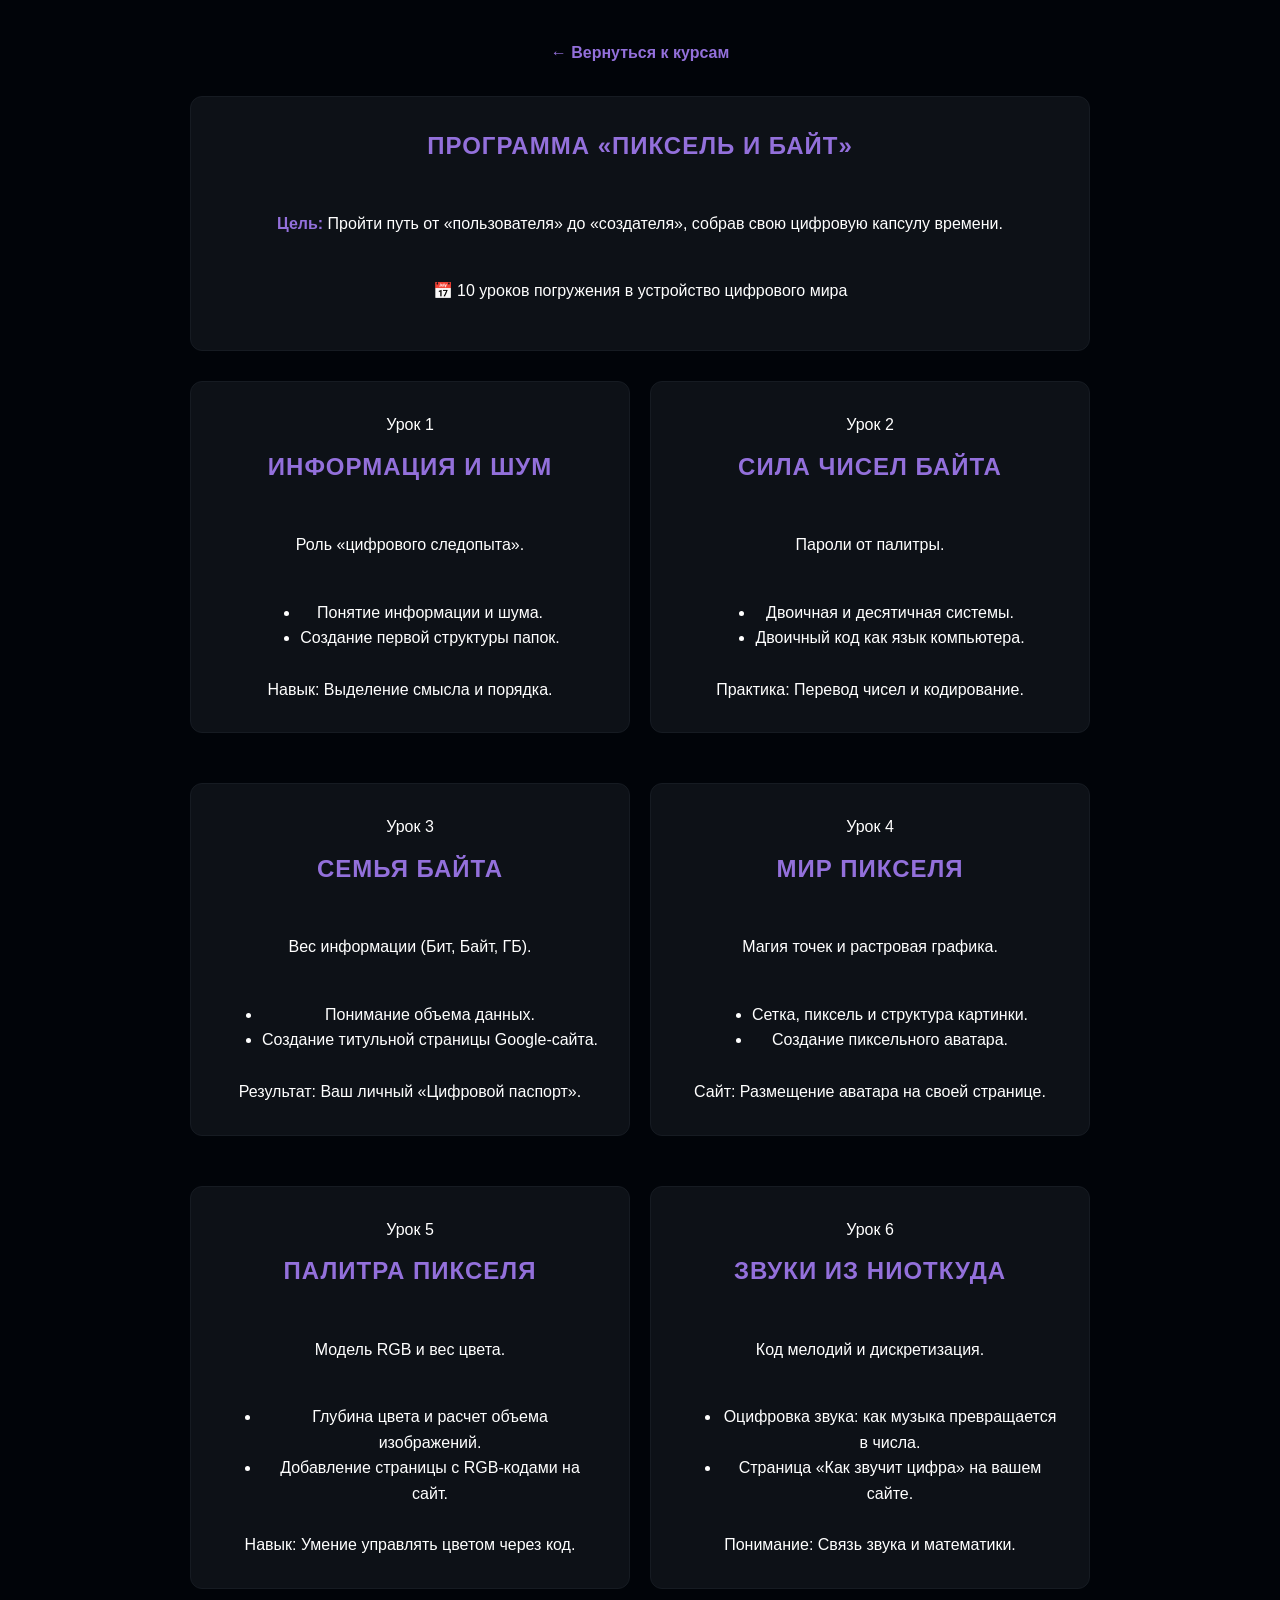
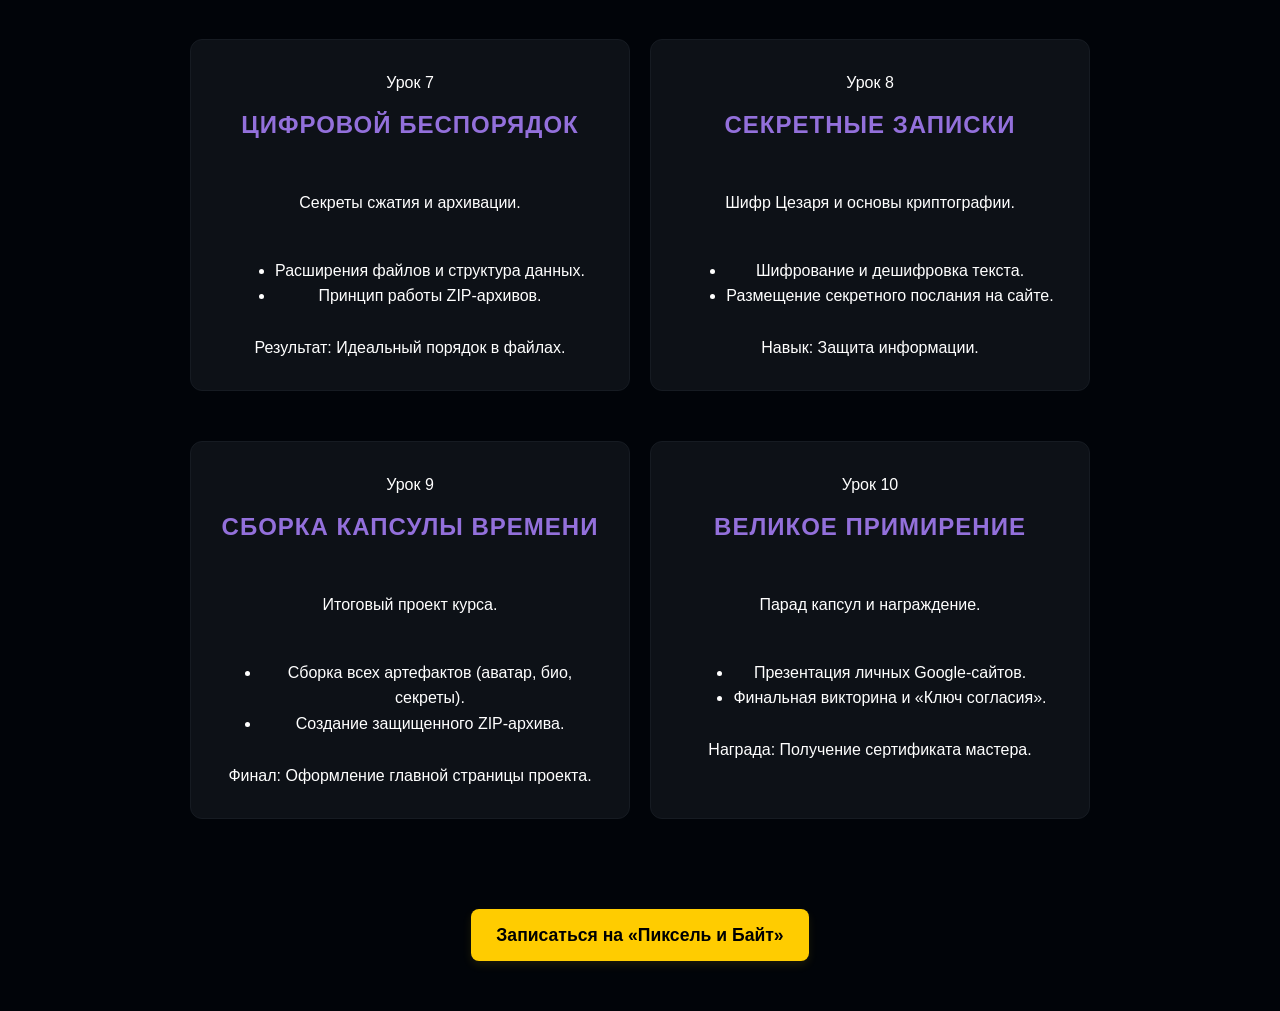
<file: program-pixel.html>
<!DOCTYPE html>
<html lang="ru">
<head>
    <meta charset="UTF-8">
    <title>Программа курса: Пиксель и Байт</title>
    <link rel="stylesheet" href="styles.css">
<meta name="viewport" content="width=device-width, initial-scale=1.0">
</head>
<body>

    <main>
        <div style="margin-bottom: 30px;">
            <a href="courses.html" style="text-decoration: none; color: #9370DB; font-weight: bold;">← Вернуться к курсам</a>
        </div>

        <section id="program-header">
            <h1>Программа «Пиксель и Байт»</h1>
            <p><strong>Цель:</strong> Пройти путь от «пользователя» до «создателя», собрав свою цифровую капсулу времени.</p>
            <p>📅 10 уроков погружения в устройство цифрового мира</p>
        </section>

        <div class="levels-grid">
            
            <article class="level-card">
                <div class="level-num">Урок 1</div>
                <h2>Информация и шум</h2>
                <p class="story">Роль «цифрового следопыта».</p>
                <ul>
                    <li>Понятие информации и шума.</li>
                    <li>Создание первой структуры папок.</li>
                </ul>
                <span class="focus">Навык: Выделение смысла и порядка.</span>
            </article>

            <article class="level-card">
                <div class="level-num">Урок 2</div>
                <h2>Сила чисел Байта</h2>
                <p class="story">Пароли от палитры.</p>
                <ul>
                    <li>Двоичная и десятичная системы.</li>
                    <li>Двоичный код как язык компьютера.</li>
                </ul>
                <span class="focus">Практика: Перевод чисел и кодирование.</span>
            </article>

            <article class="level-card">
                <div class="level-num">Урок 3</div>
                <h2>Семья Байта</h2>
                <p class="story">Вес информации (Бит, Байт, ГБ).</p>
                <ul>
                    <li>Понимание объема данных.</li>
                    <li>Создание титульной страницы Google-сайта.</li>
                </ul>
                <span class="focus">Результат: Ваш личный «Цифровой паспорт».</span>
            </article>

            <article class="level-card">
                <div class="level-num">Урок 4</div>
                <h2>Мир Пикселя</h2>
                <p class="story">Магия точек и растровая графика.</p>
                <ul>
                    <li>Сетка, пиксель и структура картинки.</li>
                    <li>Создание пиксельного аватара.</li>
                </ul>
                <span class="focus">Сайт: Размещение аватара на своей странице.</span>
            </article>

            <article class="level-card">
                <div class="level-num">Урок 5</div>
                <h2>Палитра Пикселя</h2>
                <p class="story">Модель RGB и вес цвета.</p>
                <ul>
                    <li>Глубина цвета и расчет объема изображений.</li>
                    <li>Добавление страницы с RGB-кодами на сайт.</li>
                </ul>
                <span class="focus">Навык: Умение управлять цветом через код.</span>
            </article>

            <article class="level-card">
                <div class="level-num">Урок 6</div>
                <h2>Звуки из ниоткуда</h2>
                <p class="story">Код мелодий и дискретизация.</p>
                <ul>
                    <li>Оцифровка звука: как музыка превращается в числа.</li>
                    <li>Страница «Как звучит цифра» на вашем сайте.</li>
                </ul>
                <span class="focus">Понимание: Связь звука и математики.</span>
            </article>

            <article class="level-card">
                <div class="level-num">Урок 7</div>
                <h2>Цифровой беспорядок</h2>
                <p class="story">Секреты сжатия и архивации.</p>
                <ul>
                    <li>Расширения файлов и структура данных.</li>
                    <li>Принцип работы ZIP-архивов.</li>
                </ul>
                <span class="focus">Результат: Идеальный порядок в файлах.</span>
            </article>

            <article class="level-card">
                <div class="level-num">Урок 8</div>
                <h2>Секретные записки</h2>
                <p class="story">Шифр Цезаря и основы криптографии.</p>
                <ul>
                    <li>Шифрование и дешифровка текста.</li>
                    <li>Размещение секретного послания на сайте.</li>
                </ul>
                <span class="focus">Навык: Защита информации.</span>
            </article>

            <article class="level-card">
                <div class="level-num">Урок 9</div>
                <h2>Сборка Капсулы времени</h2>
                <p class="story">Итоговый проект курса.</p>
                <ul>
                    <li>Сборка всех артефактов (аватар, био, секреты).</li>
                    <li>Создание защищенного ZIP-архива.</li>
                </ul>
                <span class="focus">Финал: Оформление главной страницы проекта.</span>
            </article>

            <article class="level-card final">
                <div class="level-num">Урок 10</div>
                <h2>Великое примирение</h2>
                <p class="story">Парад капсул и награждение.</p>
                <ul>
                    <li>Презентация личных Google-сайтов.</li>
                    <li>Финальная викторина и «Ключ согласия».</li>
                </ul>
                <span class="focus">Награда: Получение сертификата мастера.</span>
            </article>

        </div>

        <div style="text-align: center; margin-top: 50px;">
            <a href="https://t.me/m/8XrV4sySNDQ6" class="button-link">Записаться на «Пиксель и Байт»</a>
        </div>
    </main>

</body>
</html>
</file>
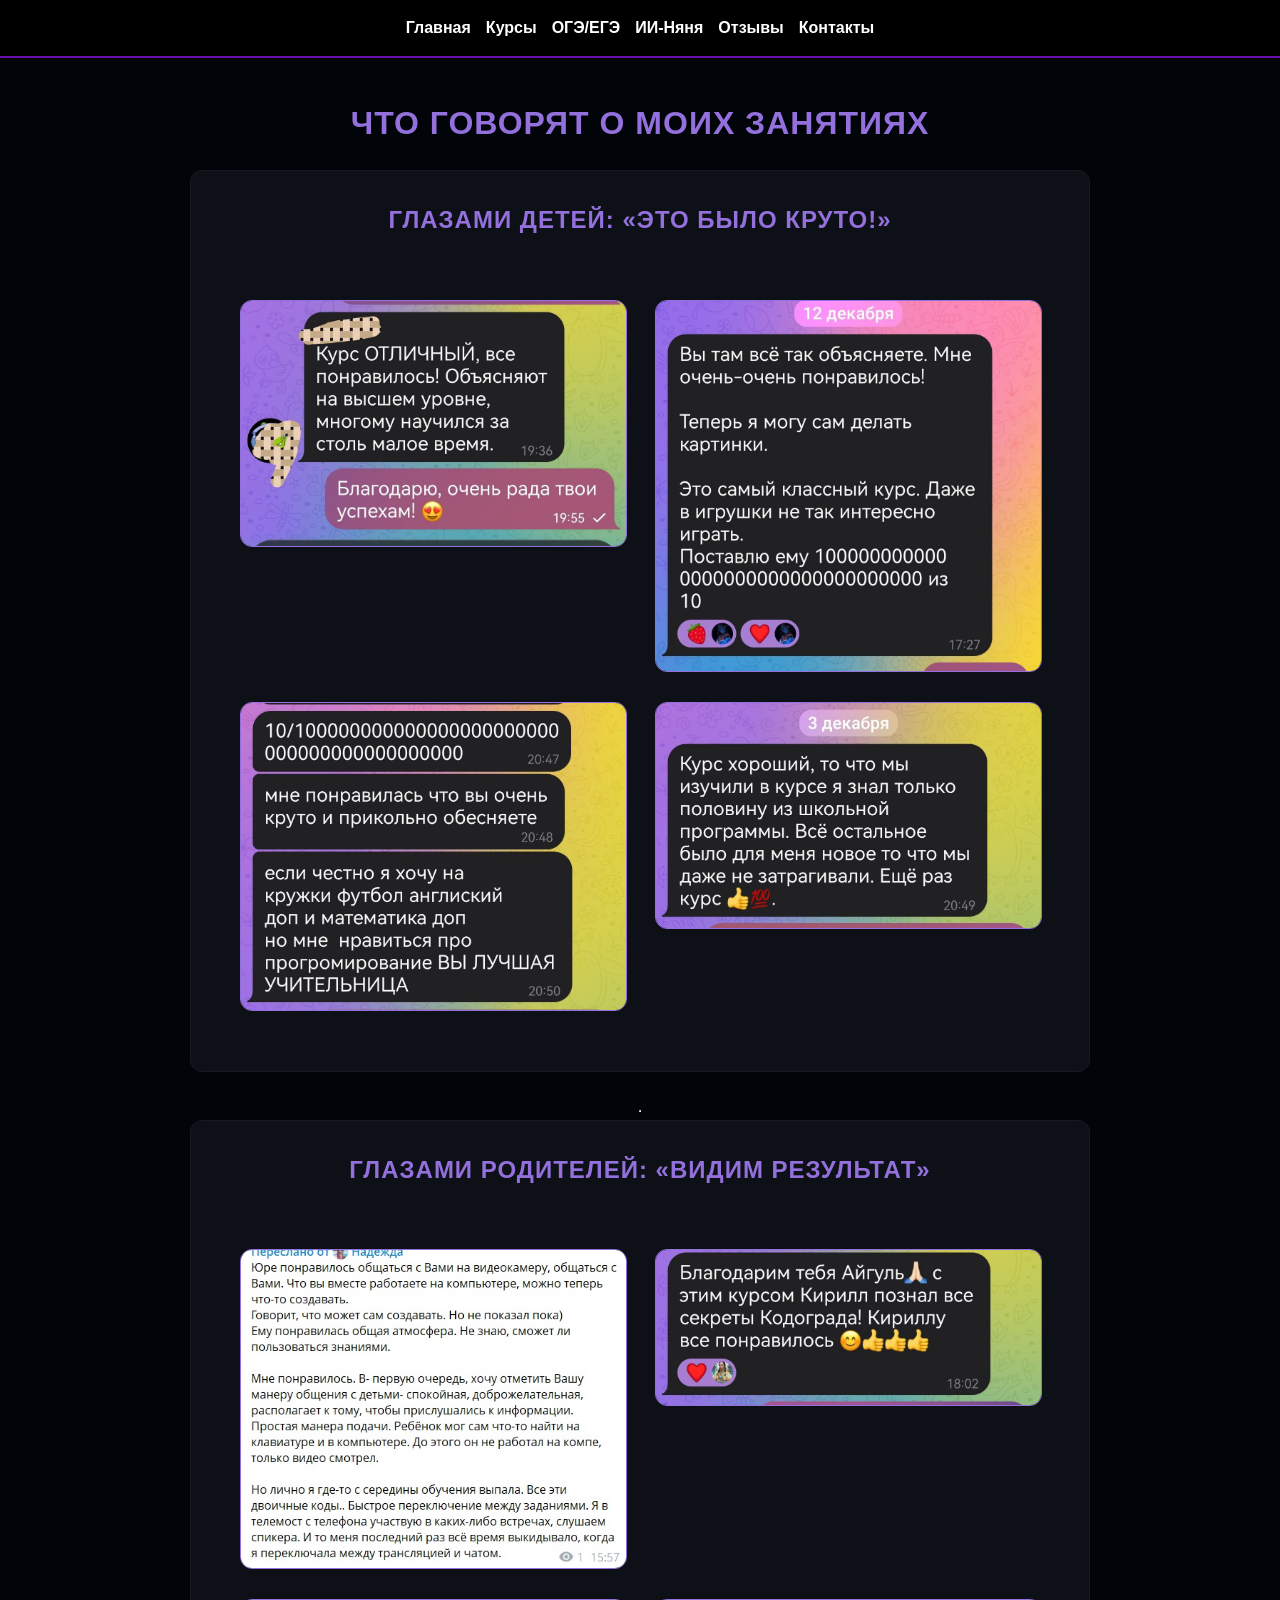
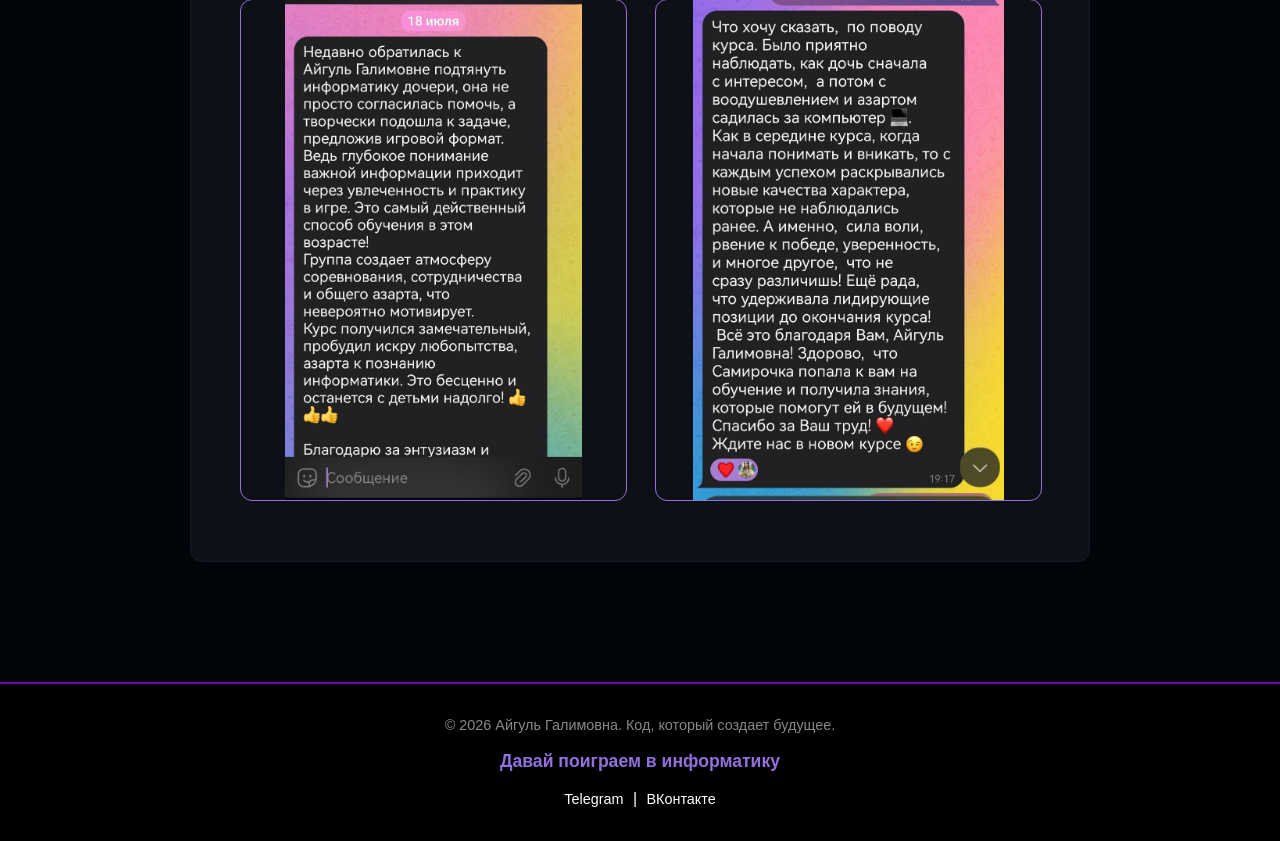
<file: reviews.html>
<!DOCTYPE html>
<html lang="ru">
<head>
    <meta charset="UTF-8">
    <title>Отзывы — Айгуль Галимовна</title>
    <link rel="stylesheet" href="styles.css">
<meta name="viewport" content="width=device-width, initial-scale=1.0">
</head>
<body>
    <header>
        <nav>
            <ul>
                <li><a href="index.html">Главная</a></li>
                <li><a href="courses.html">Курсы</a></li>
                <li><a href="exams.html">ОГЭ/ЕГЭ</a></li>
                <li><a href="ai-nanya.html">ИИ-Няня</a></li>
                <li><a href="reviews.html">Отзывы</a></li>
                <li><a href="contacts.html">Контакты</a></li>
            </ul>
        </nav>
    </header>

    <main>
        <h1>Что говорят о моих занятиях</h1>

        <section>
            <h2>Глазами детей: «Это было круто!»</h2>
            <div class="gallery-grid">
                <img src="child_1.jpg" alt="Отзыв ребенка 1">
                <img src="child_2.jpg" alt="Отзыв ребенка 2">
                <img src="child_3.jpg" alt="Отзыв ребенка 3">
                <img src="child_4.jpg" alt="Отзыв ребенка 4">
            </div>
        </section>

        <hr>

        <section>
            <h2>Глазами родителей: «Видим результат»</h2>
            <div class="gallery-grid">
                <img src="parent_1.jpg" alt="Отзыв родителя 1">
                <img src="parent_2.jpg" alt="Отзыв родителя 2">
                <img src="parent_3.jpg" alt="Отзыв родителя 3">
                <img src="parent_4.jpg" alt="Отзыв родителя 4">
            </div>
        </section>
    </main>

<footer>
    <div class="footer-content">
        <div class="footer-info">
            <p>© 2026 Айгуль Галимовна. Код, который создает будущее.</p>
        </div>
        <div class="footer-links">
            <a href="https://vk.ru/game2skill" target="_blank" class="footer-community-link">
                Давай поиграем в информатику
            </a>
        </div>
        <div class="footer-social">
            <a href="https://t.me/m/8XrV4sySNDQ6" target="_blank">Telegram</a> | 
            <a href="https://vk.com/agidellka" target="_blank">ВКонтакте</a>
        </div>
    </div>
</footer>
</body>
</html>
</file>
<file: styles.css>
/* 1. Замени старый блок main на этот */
main {
    max-width: 1000px; 
    margin: 0 auto;    
    padding: 40px 20px;
    width: 100%;       
    display: flex;
    flex-direction: column;
    align-items: center; 
    box-sizing: border-box;
}

/* 2. Добавь этот блок ниже (он усмирит ширину карточек) */
section {
    width: 100%;
    max-width: 900px;  
    margin-bottom: 30px;
    box-sizing: border-box;
}

/* 3. И проверь, чтобы .levels-grid выглядел так (добавь max-width) */
.levels-grid {
    display: grid;
    grid-template-columns: repeat(auto-fit, minmax(300px, 1fr)); 
    gap: 20px;
    width: 100%;
    max-width: 900px; 
    margin: 0 auto;
}

/* Фиксация навигации */
nav {
    background-color: #000000;
    padding: 15px 0;
    text-align: center;
    border-bottom: 2px solid #6a0dad;
}

nav ul {
    list-style: none;
    padding: 0;
    margin: 0 auto;
    max-width: 1000px; /* Ширина меню как у контента */
    display: flex;
    justify-content: center;
    flex-wrap: wrap; /* Чтобы не слипалось на узких экранах */
    gap: 15px;
}

/* Остальные стили */
body {
    background-color: #010409; 
    color: #ffffff; 
    font-family: 'Segoe UI', Tahoma, Geneva, Verdana, sans-serif;
    line-height: 1.6;
    margin: 0;
    padding: 0;
}

nav a {
    color: #ffffff;
    text-decoration: none;
    font-weight: bold;
    white-space: nowrap; /* Запрет переноса слов в меню */
}

h1, h2, h3 {
    color: #9370DB; 
    text-transform: uppercase;
    letter-spacing: 1px;
    margin-top: 0;
}

section, article {
    margin-bottom: 30px;
    padding: 30px;
    border-radius: 12px;
    background-color: #0d1117; 
    border: 1px solid #161b22; 
    width: 100%;
    box-sizing: border-box;
}

strong, b {
    color: #9370DB; 
}

/* Кнопки */
.button-link, button, input[type="submit"] {
    background-color: #FFD700; 
    color: #010409 !important; 
    padding: 15px 30px;
    border: none;
    border-radius: 8px;
    font-weight: bold;
    text-decoration: none;
    display: inline-block;
    cursor: pointer;
    font-size: 1.1em;
    box-shadow: 0 4px 10px rgba(255, 215, 0, 0.1);
    transition: 0.3s;
}

.button-link:hover {
    background-color: #fff200;
    box-shadow: 0 0 20px rgba(255, 215, 0, 0.4);
}

/* Исправление для страницы КОНТАКТЫ (чтобы не слипалось) */
form {
    display: flex;
    flex-direction: column;
    gap: 15px;
    max-width: 600px;
    margin: 0 auto;
}

input, select, textarea {
    padding: 12px;
    border-radius: 8px;
    border: 1px solid #161b22;
    background-color: #0d1117;
    color: white;
    width: 100%;
    box-sizing: border-box;
}

/* Сетка отзывов 2х2 */
.gallery-grid {
    display: grid;
    grid-template-columns: 1fr 1fr; 
    gap: 30px; 
    margin: 30px auto;
    max-width: 800px;
}

.gallery-grid img {
    width: 100%;
    height: auto; 
    max-height: 500px;
    object-fit: contain; 
    background-color: #0d1117; 
    border: 1px solid #9370DB;
    border-radius: 12px;
}

/* Мобильная адаптация */
@media (max-width: 768px) {
    nav ul {
        flex-direction: column;
        gap: 10px;
    }
    
    .gallery-grid {
        grid-template-columns: 1fr;
    }

    h1 {
        font-size: 1.4rem;
    }

    .button-link {/* Базовые настройки */
body {
    background-color: #010409; 
    color: #ffffff; 
    font-family: 'Segoe UI', sans-serif;
    margin: 0;
    padding: 0;
}

/* ФИКСИРОВАННАЯ ШИРИНА ДЛЯ ВСЕХ СТРАНИЦ */
header, main, footer {
    width: 100%;
    max-width: 1000px; /* Единый стандарт ширины */
    margin: 0 auto;    /* Центрирование */
    box-sizing: border-box;
}

/* Навигация */
nav {
    background-color: #000000;
    padding: 20px;
    border-bottom: 2px solid #6a0dad;
    text-align: center;
}

nav ul {
    list-style: none;
    padding: 0;
    margin: 0;
    display: flex;
    justify-content: center;
    gap: 25px; /* Расстояние между кнопками */
    flex-wrap: wrap;
}

nav a {
    color: #ffffff;
    text-decoration: none;
    font-weight: bold;
    white-space: nowrap;
}

/* Контент */
main {
    padding: 40px 20px;
}

section, article {
    background-color: #0d1117; 
    border: 1px solid #161b22; 
    padding: 30px;
    border-radius: 12px;
    margin-bottom: 30px;
    width: 100%;
    box-sizing: border-box;
}

/* Сетки (для экзаменов и отзывов) */
.club-grid, .gallery-grid, .levels-grid {
    display: grid;
    grid-template-columns: repeat(auto-fit, minmax(300px, 1fr));
    gap: 20px;
    width: 100%;
}

/* Кнопки */
.button-link, button, a[href*="t.me"] {
    background-color: #FFD700; 
    color: #010409 !important; 
    padding: 12px 25px;
    border-radius: 8px;
    font-weight: bold;
    text-decoration: none;
    display: inline-block;
    border: none;
    transition: 0.3s;
}

/* Адаптация для мобилок */
@media (max-width: 600px) {
    nav ul { gap: 10px; flex-direction: column; }
    header, main { width: 95%; }
}
        width: 100%;
        text-align: center;
    }
}

/* Стили для подвала */
footer {
    background-color: #000000;
    border-top: 2px solid #6a0dad;
    padding: 30px 20px;
    margin-top: 50px; /* Отступ от контента */
    text-align: center;
}

.footer-content {
    max-width: 1000px;
    margin: 0 auto;
    display: flex;
    flex-direction: column;
    gap: 15px;
}

.footer-info p {
    margin: 0;
    font-size: 0.9rem;
    color: #888;
}

.footer-community-link {
    color: #9370DB;
    font-weight: bold;
    text-decoration: none;
    font-size: 1.1rem;
    transition: 0.3s;
}

.footer-community-link:hover {
    color: #FFD700;
    text-shadow: 0 0 10px rgba(255, 215, 0, 0.3);
}

.footer-social a {
    color: #ffffff;
    text-decoration: none;
    font-size: 0.9rem;
    margin: 0 5px;
}

.footer-social a:hover {
    color: #9370DB;
}

/* Мобильная версия подвала */
@media (max-width: 600px) {
    .footer-content {
        gap: 20px;
    }
}
/* --- ОБЩИЕ СТИЛИ ДЛЯ КНОПОК И ЦЕНТРИРОВАНИЯ --- */

/* Центрируем содержимое всех секций и карточек курсов */
section, article, .footer-content {
    display: flex;
    flex-direction: column;
    align-items: center;
    text-align: center;
    gap: 10px; /* Расстояние между текстом и кнопками */
}

/* Красивые желтые кнопки */
.button-link {
    display: inline-block;
    background-color: #ffcc00; /* Твой фирменный желтый */
    color: #000 !important;
    padding: 12px 25px;
    text-decoration: none;
    border-radius: 8px;
    font-weight: bold;
    margin: 10px 0; /* Отступ сверху и снизу, чтобы не слипались */
    min-width: 200px; /* Чтобы кнопки были одинаковой удобной ширины */
    transition: transform 0.2s;
}

.button-link:hover {
    transform: scale(1.05);
}

/* --- АДАПТАЦИЯ ПОД МОБИЛЬНЫЕ ТЕЛЕФОНЫ --- */

@media (max-width: 768px) {
    /* Меню в столбик, чтобы не наезжало друг на друга */
    nav ul {
        flex-direction: column;
        padding: 0;
    }

    nav ul li {
        margin: 5px 0;
    }

    /* Кнопки на весь экран для удобства нажатия пальцем */
    .button-link {
        width: 90%; 
        max-width: 300px;
    }

    /* Уменьшаем шрифты, чтобы заголовки не ломались */
    h1 {
        font-size: 1.4rem !important;
        padding: 0 10px;
    }

    h2 {
        font-size: 1.2rem !important;
    }

    /* Убираем лишние пустые места по бокам */
    main {
        padding: 15px 10px;
    }
}
</file>
